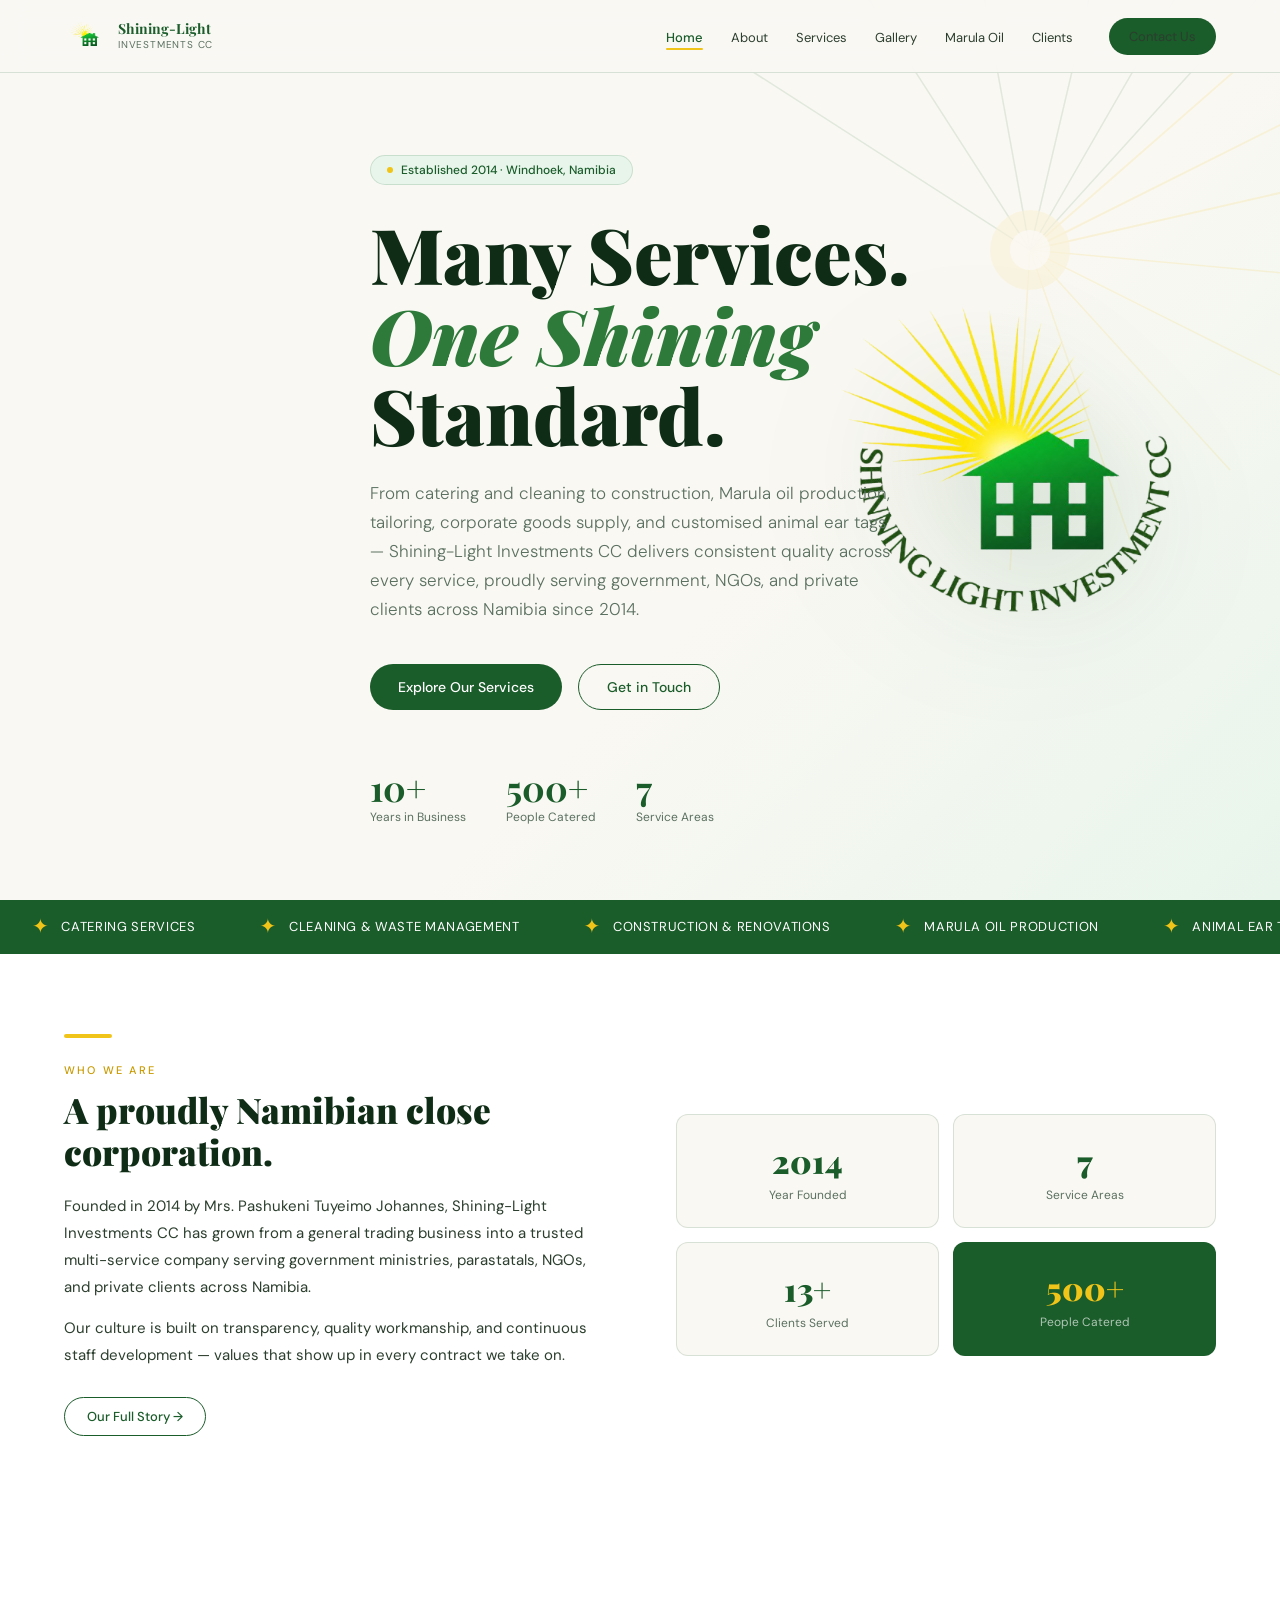
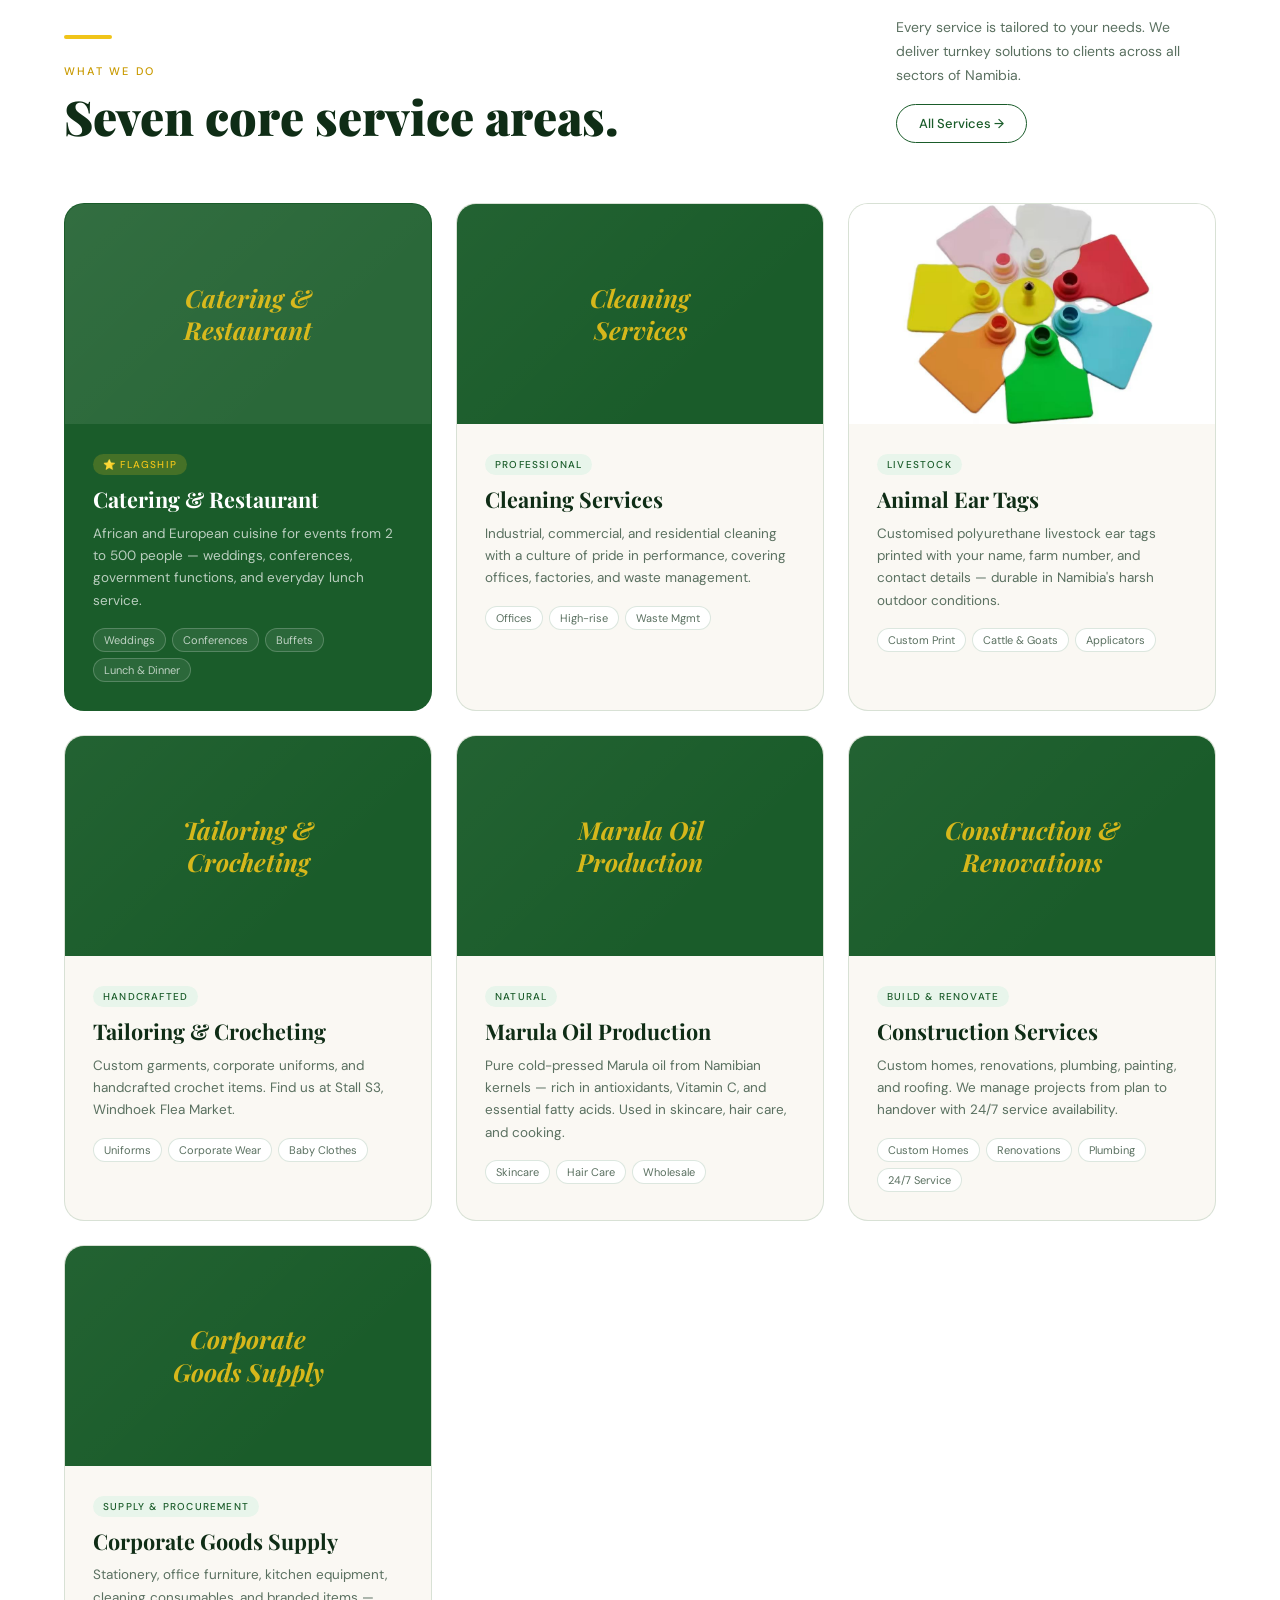
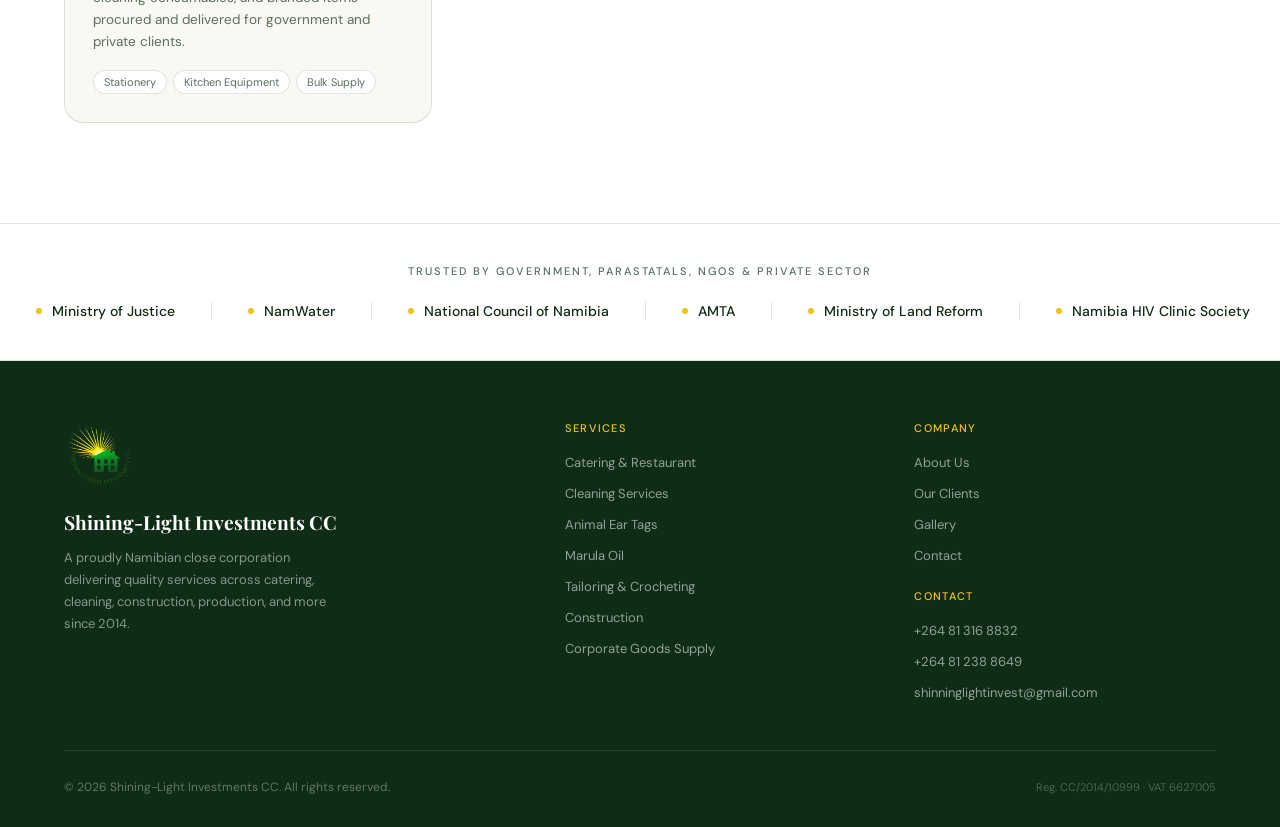
<file: index.html>
<!DOCTYPE html>
<html lang="en">
<head>
  <meta charset="UTF-8" />
  <meta name="viewport" content="width=device-width, initial-scale=1.0" />
  <title>Shining-Light Investments CC — Quality Services, Proudly Namibian</title>
  <link rel="preconnect" href="https://fonts.googleapis.com" />
  <link rel="preconnect" href="https://fonts.gstatic.com" crossorigin />
  <link href="https://fonts.googleapis.com/css2?family=Playfair+Display:ital,wght@0,700;0,900;1,700&family=DM+Sans:ital,opsz,wght@0,9..40,300;0,9..40,400;0,9..40,500;1,9..40,300&display=swap" rel="stylesheet" />
  <link rel="stylesheet" href="./style.css" />
</head>
<body>

<!-- NAV -->
<nav id="navbar">
  <div class="nav-inner">
    <a class="nav-logo" href="index.html">
      <img src="./assets/logo/logo-notext.png" alt="Shining-Light Investments CC" onerror="this.style.display='none'" />
      <div class="nav-logo-text">
        <span class="top">Shining-Light</span>
        <span class="sub">Investments CC</span>
      </div>
    </a>
    <ul class="nav-links">
      <li><a href="index.html" class="active">Home</a></li>
      <li><a href="about.html">About</a></li>
      <li><a href="services.html">Services</a></li>
      <li><a href="gallery.html">Gallery</a></li>
      <li><a href="marula.html">Marula Oil</a></li>
      <li><a href="clients.html">Clients</a></li>
      <li><a href="contact.html" class="btn-primary nav-cta" style="font-size:13px;padding:10px 20px;">Contact Us</a></li>
    </ul>
    <button class="hamburger" id="hamburger" aria-label="Open menu">
      <span></span><span></span><span></span>
    </button>
  </div>
</nav>

<!-- HERO -->
<section id="hero">
  <svg class="hero-sunray" viewBox="0 0 700 700" xmlns="http://www.w3.org/2000/svg" aria-hidden="true">
    <g transform="translate(350,350)" opacity="0.12">
      <line x1="0" y1="0" x2="320" y2="-280" stroke="#f0c419" stroke-width="2"/>
      <line x1="0" y1="0" x2="360" y2="-180" stroke="#f0c419" stroke-width="2"/>
      <line x1="0" y1="0" x2="350" y2="-80" stroke="#f0c419" stroke-width="2"/>
      <line x1="0" y1="0" x2="330" y2="30" stroke="#f0c419" stroke-width="1.5"/>
      <line x1="0" y1="0" x2="280" y2="140" stroke="#f0c419" stroke-width="1.5"/>
      <line x1="0" y1="0" x2="200" y2="220" stroke="#f0c419" stroke-width="1.5"/>
      <line x1="0" y1="0" x2="100" y2="290" stroke="#f0c419" stroke-width="1.5"/>
      <line x1="0" y1="0" x2="-20" y2="320" stroke="#f0c419" stroke-width="1.5"/>
      <line x1="0" y1="0" x2="290" y2="-320" stroke="#2d7a3a" stroke-width="1.5"/>
      <line x1="0" y1="0" x2="190" y2="-330" stroke="#2d7a3a" stroke-width="1.5"/>
      <line x1="0" y1="0" x2="80" y2="-340" stroke="#2d7a3a" stroke-width="1.5"/>
      <line x1="0" y1="0" x2="-60" y2="-330" stroke="#2d7a3a" stroke-width="1.5"/>
      <line x1="0" y1="0" x2="-180" y2="-280" stroke="#2d7a3a" stroke-width="1.5"/>
      <line x1="0" y1="0" x2="-280" y2="-180" stroke="#2d7a3a" stroke-width="1.5"/>
      <circle cx="0" cy="0" r="40" fill="#f0c419" opacity="0.6"/>
      <circle cx="0" cy="0" r="20" fill="#fff" opacity="0.8"/>
    </g>
  </svg>

  <div class="container">
    <div class="hero-content">
      <div class="hero-badge fade-up fade-up-1">
        <span class="dot"></span>
        Established 2014 · Windhoek, Namibia
      </div>
      <h1 class="hero-heading fade-up fade-up-2">
        Many Services.<br />
        <em>One Shining</em><br />
        Standard.
      </h1>
      <p class="hero-sub fade-up fade-up-3">
        From catering and cleaning to construction, Marula oil production, tailoring, corporate goods supply, and customised animal ear tags — Shining-Light Investments CC delivers consistent quality across every service, proudly serving government, NGOs, and private clients across Namibia since 2014.
      </p>
      <div class="hero-actions fade-up fade-up-4">
        <a href="services.html" class="btn-primary">Explore Our Services</a>
        <a href="contact.html" class="btn-outline">Get in Touch</a>
      </div>
      <div class="hero-stats fade-up fade-up-4">
        <div>
          <div class="hero-stat-num">10+</div>
          <div class="hero-stat-label">Years in Business</div>
        </div>
        <div>
          <div class="hero-stat-num">500+</div>
          <div class="hero-stat-label">People Catered</div>
        </div>
        <div>
          <div class="hero-stat-num">7</div>
          <div class="hero-stat-label">Service Areas</div>
        </div>
      </div>
    </div>
  </div>

  <div class="hero-image-col">
    <img
      src="./assets/logo/logo.png"
      class="hero-logo-display"
      alt="Shining-Light Investments CC"
      onerror="this.outerHTML='<svg class=\'hero-logo-display\' viewBox=\'0 0 400 400\' xmlns=\'http://www.w3.org/2000/svg\'><circle cx=\'200\' cy=\'200\' r=\'180\' fill=\'none\' stroke=\'#2d7a3a\' stroke-width=\'2\' opacity=\'0.3\'/><text x=\'200\' y=\'205\' text-anchor=\'middle\' font-family=\'Georgia,serif\' font-size=\'22\' font-weight=\'bold\' fill=\'#1a5c2a\'>SHINING-LIGHT</text><text x=\'200\' y=\'235\' text-anchor=\'middle\' font-family=\'Georgia,serif\' font-size=\'14\' fill=\'#2d7a3a\'>INVESTMENTS CC</text></svg>'"
    />
  </div>
</section>

<!-- MARQUEE BAND -->
<div class="marquee-band" aria-hidden="true">
  <div class="marquee-track">
    <span class="marquee-item"><span class="marquee-dot">✦</span> Catering Services</span>
    <span class="marquee-item"><span class="marquee-dot">✦</span> Cleaning &amp; Waste Management</span>
    <span class="marquee-item"><span class="marquee-dot">✦</span> Construction &amp; Renovations</span>
    <span class="marquee-item"><span class="marquee-dot">✦</span> Marula Oil Production</span>
    <span class="marquee-item"><span class="marquee-dot">✦</span> Animal Ear Tags</span>
    <span class="marquee-item"><span class="marquee-dot">✦</span> Tailoring &amp; Crocheting</span>
    <span class="marquee-item"><span class="marquee-dot">✦</span> Corporate Goods Supply</span>
    <span class="marquee-item"><span class="marquee-dot">✦</span> Catering Services</span>
    <span class="marquee-item"><span class="marquee-dot">✦</span> Cleaning &amp; Waste Management</span>
    <span class="marquee-item"><span class="marquee-dot">✦</span> Construction &amp; Renovations</span>
    <span class="marquee-item"><span class="marquee-dot">✦</span> Marula Oil Production</span>
    <span class="marquee-item"><span class="marquee-dot">✦</span> Animal Ear Tags</span>
    <span class="marquee-item"><span class="marquee-dot">✦</span> Tailoring &amp; Crocheting</span>
    <span class="marquee-item"><span class="marquee-dot">✦</span> Corporate Goods Supply</span>
  </div>
</div>

<!-- ABOUT INTRO -->
<section id="about" style="padding:80px 0;background:var(--white);">
  <div class="container">
    <div style="display:grid;grid-template-columns:1fr 1fr;gap:72px;align-items:center;">
      <div>
        <div class="gold-bar"></div>
        <p class="section-label">Who We Are</p>
        <h2 style="font-family:var(--font-display);font-size:2.2rem;font-weight:900;color:var(--text-dark);line-height:1.2;margin-bottom:20px;">A proudly Namibian close corporation.</h2>
        <p style="font-size:15px;color:var(--text-body);line-height:1.8;margin-bottom:14px;">Founded in 2014 by Mrs. Pashukeni Tuyeimo Johannes, Shining-Light Investments CC has grown from a general trading business into a trusted multi-service company serving government ministries, parastatals, NGOs, and private clients across Namibia.</p>
        <p style="font-size:15px;color:var(--text-body);line-height:1.8;margin-bottom:28px;">Our culture is built on transparency, quality workmanship, and continuous staff development — values that show up in every contract we take on.</p>
        <a href="about.html" class="btn-outline" style="font-size:13px;padding:10px 22px;">Our Full Story →</a>
      </div>
      <div style="display:grid;grid-template-columns:1fr 1fr;gap:14px;">
        <div style="background:var(--cream);border-radius:var(--radius-md);padding:24px;border:1px solid var(--border);text-align:center;">
          <div style="font-family:var(--font-display);font-size:2rem;font-weight:900;color:var(--green-deep);">2014</div>
          <div style="font-size:12px;color:var(--text-muted);margin-top:5px;">Year Founded</div>
        </div>
        <div style="background:var(--cream);border-radius:var(--radius-md);padding:24px;border:1px solid var(--border);text-align:center;">
          <div style="font-family:var(--font-display);font-size:2rem;font-weight:900;color:var(--green-deep);">7</div>
          <div style="font-size:12px;color:var(--text-muted);margin-top:5px;">Service Areas</div>
        </div>
        <div style="background:var(--cream);border-radius:var(--radius-md);padding:24px;border:1px solid var(--border);text-align:center;">
          <div style="font-family:var(--font-display);font-size:2rem;font-weight:900;color:var(--green-deep);">13+</div>
          <div style="font-size:12px;color:var(--text-muted);margin-top:5px;">Clients Served</div>
        </div>
        <div style="background:var(--green-deep);border-radius:var(--radius-md);padding:24px;text-align:center;">
          <div style="font-family:var(--font-display);font-size:2rem;font-weight:900;color:var(--gold);">500+</div>
          <div style="font-size:12px;color:rgba(255,255,255,0.65);margin-top:5px;">People Catered</div>
        </div>
      </div>
    </div>
  </div>
</section>

<!-- SERVICES PREVIEW -->
<section class="services-section">
  <div class="container">
    <div class="services-header">
      <div>
        <div class="gold-bar"></div>
        <p class="section-label">What We Do</p>
        <h2 class="section-heading">Seven core service areas.</h2>
      </div>
      <div>
        <p style="max-width:320px;font-size:14px;color:var(--text-muted);line-height:1.7;margin-bottom:16px;">
          Every service is tailored to your needs. We deliver turnkey solutions to clients across all sectors of Namibia.
        </p>
        <a href="services.html" class="btn-outline" style="font-size:13px;padding:10px 22px;">All Services →</a>
      </div>
    </div>
    <div class="services-grid">

      <!-- Catering -->
      <div class="service-card featured">
        <div class="svc-cover--brand" style="height:220px;">
          <span class="svc-brand-label">Catering &amp;<br />Restaurant</span>
        </div>
        <div class="service-body">
          <span class="service-tag">⭐ Flagship</span>
          <h3 class="service-name">Catering &amp; Restaurant</h3>
          <p class="service-desc">African and European cuisine for events from 2 to 500 people — weddings, conferences, government functions, and everyday lunch service.</p>
          <div class="service-items">
            <span class="service-item-chip">Weddings</span>
            <span class="service-item-chip">Conferences</span>
            <span class="service-item-chip">Buffets</span>
            <span class="service-item-chip">Lunch &amp; Dinner</span>
          </div>
        </div>
      </div>

      <!-- Cleaning -->
      <div class="service-card">
        <div class="svc-cover--brand" style="height:220px;">
          <span class="svc-brand-label">Cleaning<br />Services</span>
        </div>
        <div class="service-body">
          <span class="service-tag">Professional</span>
          <h3 class="service-name">Cleaning Services</h3>
          <p class="service-desc">Industrial, commercial, and residential cleaning with a culture of pride in performance, covering offices, factories, and waste management.</p>
          <div class="service-items">
            <span class="service-item-chip">Offices</span>
            <span class="service-item-chip">High-rise</span>
            <span class="service-item-chip">Waste Mgmt</span>
          </div>
        </div>
      </div>

      <!-- Ear Tags -->
      <div class="service-card">
        <div class="svc-cover" style="height:220px;">
          <img src="./assets/images/39777.jpg" alt="Customised animal ear tags — Shining-Light Investments CC" />
        </div>
        <div class="service-body">
          <span class="service-tag">Livestock</span>
          <h3 class="service-name">Animal Ear Tags</h3>
          <p class="service-desc">Customised polyurethane livestock ear tags printed with your name, farm number, and contact details — durable in Namibia's harsh outdoor conditions.</p>
          <div class="service-items">
            <span class="service-item-chip">Custom Print</span>
            <span class="service-item-chip">Cattle &amp; Goats</span>
            <span class="service-item-chip">Applicators</span>
          </div>
        </div>
      </div>

      <!-- Tailoring -->
      <div class="service-card">
        <div class="svc-cover--brand" style="height:220px;">
          <span class="svc-brand-label">Tailoring &amp;<br />Crocheting</span>
        </div>
        <div class="service-body">
          <span class="service-tag">Handcrafted</span>
          <h3 class="service-name">Tailoring &amp; Crocheting</h3>
          <p class="service-desc">Custom garments, corporate uniforms, and handcrafted crochet items. Find us at Stall S3, Windhoek Flea Market.</p>
          <div class="service-items">
            <span class="service-item-chip">Uniforms</span>
            <span class="service-item-chip">Corporate Wear</span>
            <span class="service-item-chip">Baby Clothes</span>
          </div>
        </div>
      </div>

      <!-- Marula Oil -->
      <div class="service-card">
        <div class="svc-cover--brand" style="height:220px;">
          <span class="svc-brand-label">Marula Oil<br />Production</span>
        </div>
        <div class="service-body">
          <span class="service-tag">Natural</span>
          <h3 class="service-name">Marula Oil Production</h3>
          <p class="service-desc">Pure cold-pressed Marula oil from Namibian kernels — rich in antioxidants, Vitamin C, and essential fatty acids. Used in skincare, hair care, and cooking.</p>
          <div class="service-items">
            <span class="service-item-chip">Skincare</span>
            <span class="service-item-chip">Hair Care</span>
            <span class="service-item-chip">Wholesale</span>
          </div>
        </div>
      </div>

      <!-- Construction -->
      <div class="service-card">
        <div class="svc-cover--brand" style="height:220px;">
          <span class="svc-brand-label">Construction &amp;<br />Renovations</span>
        </div>
        <div class="service-body">
          <span class="service-tag">Build &amp; Renovate</span>
          <h3 class="service-name">Construction Services</h3>
          <p class="service-desc">Custom homes, renovations, plumbing, painting, and roofing. We manage projects from plan to handover with 24/7 service availability.</p>
          <div class="service-items">
            <span class="service-item-chip">Custom Homes</span>
            <span class="service-item-chip">Renovations</span>
            <span class="service-item-chip">Plumbing</span>
            <span class="service-item-chip">24/7 Service</span>
          </div>
        </div>
      </div>

      <!-- Corporate Goods -->
      <div class="service-card">
        <div class="svc-cover--brand" style="height:220px;">
          <span class="svc-brand-label">Corporate<br />Goods Supply</span>
        </div>
        <div class="service-body">
          <span class="service-tag">Supply &amp; Procurement</span>
          <h3 class="service-name">Corporate Goods Supply</h3>
          <p class="service-desc">Stationery, office furniture, kitchen equipment, cleaning consumables, and branded items — procured and delivered for government and private clients.</p>
          <div class="service-items">
            <span class="service-item-chip">Stationery</span>
            <span class="service-item-chip">Kitchen Equipment</span>
            <span class="service-item-chip">Bulk Supply</span>
          </div>
        </div>
      </div>

    </div>
  </div>
</section>

<!-- CLIENT STRIP -->
<div class="client-strip">
  <div class="container">
    <p class="client-strip-label">Trusted by government, parastatals, NGOs &amp; private sector</p>
  </div>
  <div class="client-strip-overflow">
    <div class="client-strip-track">
      <span class="client-strip-item"><span class="cdot"></span>Ministry of Justice</span>
      <span class="client-strip-item"><span class="cdot"></span>NamWater</span>
      <span class="client-strip-item"><span class="cdot"></span>National Council of Namibia</span>
      <span class="client-strip-item"><span class="cdot"></span>AMTA</span>
      <span class="client-strip-item"><span class="cdot"></span>Ministry of Land Reform</span>
      <span class="client-strip-item"><span class="cdot"></span>Namibia HIV Clinic Society</span>
      <span class="client-strip-item"><span class="cdot"></span>Ministry of Gender Equality</span>
      <span class="client-strip-item"><span class="cdot"></span>Game Product Trust Fund</span>
      <span class="client-strip-item"><span class="cdot"></span>Tateii Food Producer CC</span>
      <span class="client-strip-item"><span class="cdot"></span>MSYNS</span>
      <span class="client-strip-item"><span class="cdot"></span>Mandengu Gomuuzilo Trading CC</span>
      <span class="client-strip-item"><span class="cdot"></span>NWRWU</span>
      <span class="client-strip-item"><span class="cdot"></span>Extreme Cleaning Services</span>
      <!-- Duplicate for seamless loop -->
      <span class="client-strip-item"><span class="cdot"></span>Ministry of Justice</span>
      <span class="client-strip-item"><span class="cdot"></span>NamWater</span>
      <span class="client-strip-item"><span class="cdot"></span>National Council of Namibia</span>
      <span class="client-strip-item"><span class="cdot"></span>AMTA</span>
      <span class="client-strip-item"><span class="cdot"></span>Ministry of Land Reform</span>
      <span class="client-strip-item"><span class="cdot"></span>Namibia HIV Clinic Society</span>
      <span class="client-strip-item"><span class="cdot"></span>Ministry of Gender Equality</span>
      <span class="client-strip-item"><span class="cdot"></span>Game Product Trust Fund</span>
      <span class="client-strip-item"><span class="cdot"></span>Tateii Food Producer CC</span>
      <span class="client-strip-item"><span class="cdot"></span>MSYNS</span>
      <span class="client-strip-item"><span class="cdot"></span>Mandengu Gomuuzilo Trading CC</span>
      <span class="client-strip-item"><span class="cdot"></span>NWRWU</span>
      <span class="client-strip-item"><span class="cdot"></span>Extreme Cleaning Services</span>
    </div>
  </div>
</div>

<!-- FOOTER -->
<footer>
  <div class="container">
    <div class="footer-grid">
      <div class="footer-brand">
        <img src="./assets/logo/logo.png" alt="Shining-Light Investments CC" class="footer-logo" onerror="this.style.display='none'" />
        <div class="logo-text">Shining-Light Investments CC</div>
        <p>A proudly Namibian close corporation delivering quality services across catering, cleaning, construction, production, and more since 2014.</p>
      </div>
      <div class="footer-col">
        <h4>Services</h4>
        <ul>
          <li><a href="services.html">Catering &amp; Restaurant</a></li>
          <li><a href="services.html">Cleaning Services</a></li>
          <li><a href="services.html">Animal Ear Tags</a></li>
          <li><a href="marula.html">Marula Oil</a></li>
          <li><a href="services.html">Tailoring &amp; Crocheting</a></li>
          <li><a href="services.html">Construction</a></li>
          <li><a href="services.html">Corporate Goods Supply</a></li>
        </ul>
      </div>
      <div class="footer-col">
        <h4>Company</h4>
        <ul>
          <li><a href="about.html">About Us</a></li>
          <li><a href="clients.html">Our Clients</a></li>
          <li><a href="gallery.html">Gallery</a></li>
          <li><a href="contact.html">Contact</a></li>
        </ul>
        <h4 style="margin-top:24px;">Contact</h4>
        <ul>
          <li><a href="tel:+26481316832">+264 81 316 8832</a></li>
          <li><a href="tel:+26481238649">+264 81 238 8649</a></li>
          <li><a href="mailto:shinninglightinvest@gmail.com">shinninglightinvest@gmail.com</a></li>
        </ul>
      </div>
    </div>
    <div class="footer-bottom">
      <p>&copy; 2026 Shining-Light Investments CC. All rights reserved.</p>
      <div class="reg-info">Reg. CC/2014/10999 · VAT 6627005</div>
    </div>
  </div>
</footer>

<script>
  const navbar = document.getElementById('navbar');
  window.addEventListener('scroll', () => {
    navbar.classList.toggle('scrolled', window.scrollY > 40);
  });
  const hamburger = document.getElementById('hamburger');
  hamburger.addEventListener('click', () => {
    const links = document.querySelector('.nav-links');
    if (!links) return;
    if (links.style.display === 'flex') {
      links.style.display = '';
    } else {
      links.style.cssText = 'display:flex;flex-direction:column;position:fixed;top:72px;left:0;right:0;background:var(--cream);padding:24px;gap:20px;border-bottom:1px solid var(--border);z-index:99;';
    }
  });
  document.querySelectorAll('a[href^="#"]').forEach(a => {
    a.addEventListener('click', e => {
      const target = document.querySelector(a.getAttribute('href'));
      if (!target) return;
      e.preventDefault();
      target.scrollIntoView({ behavior: 'smooth', block: 'start' });
      const links = document.querySelector('.nav-links');
      if (links && links.style.display === 'flex') links.style.display = '';
    });
  });
</script>
</body>
</html>
</file>
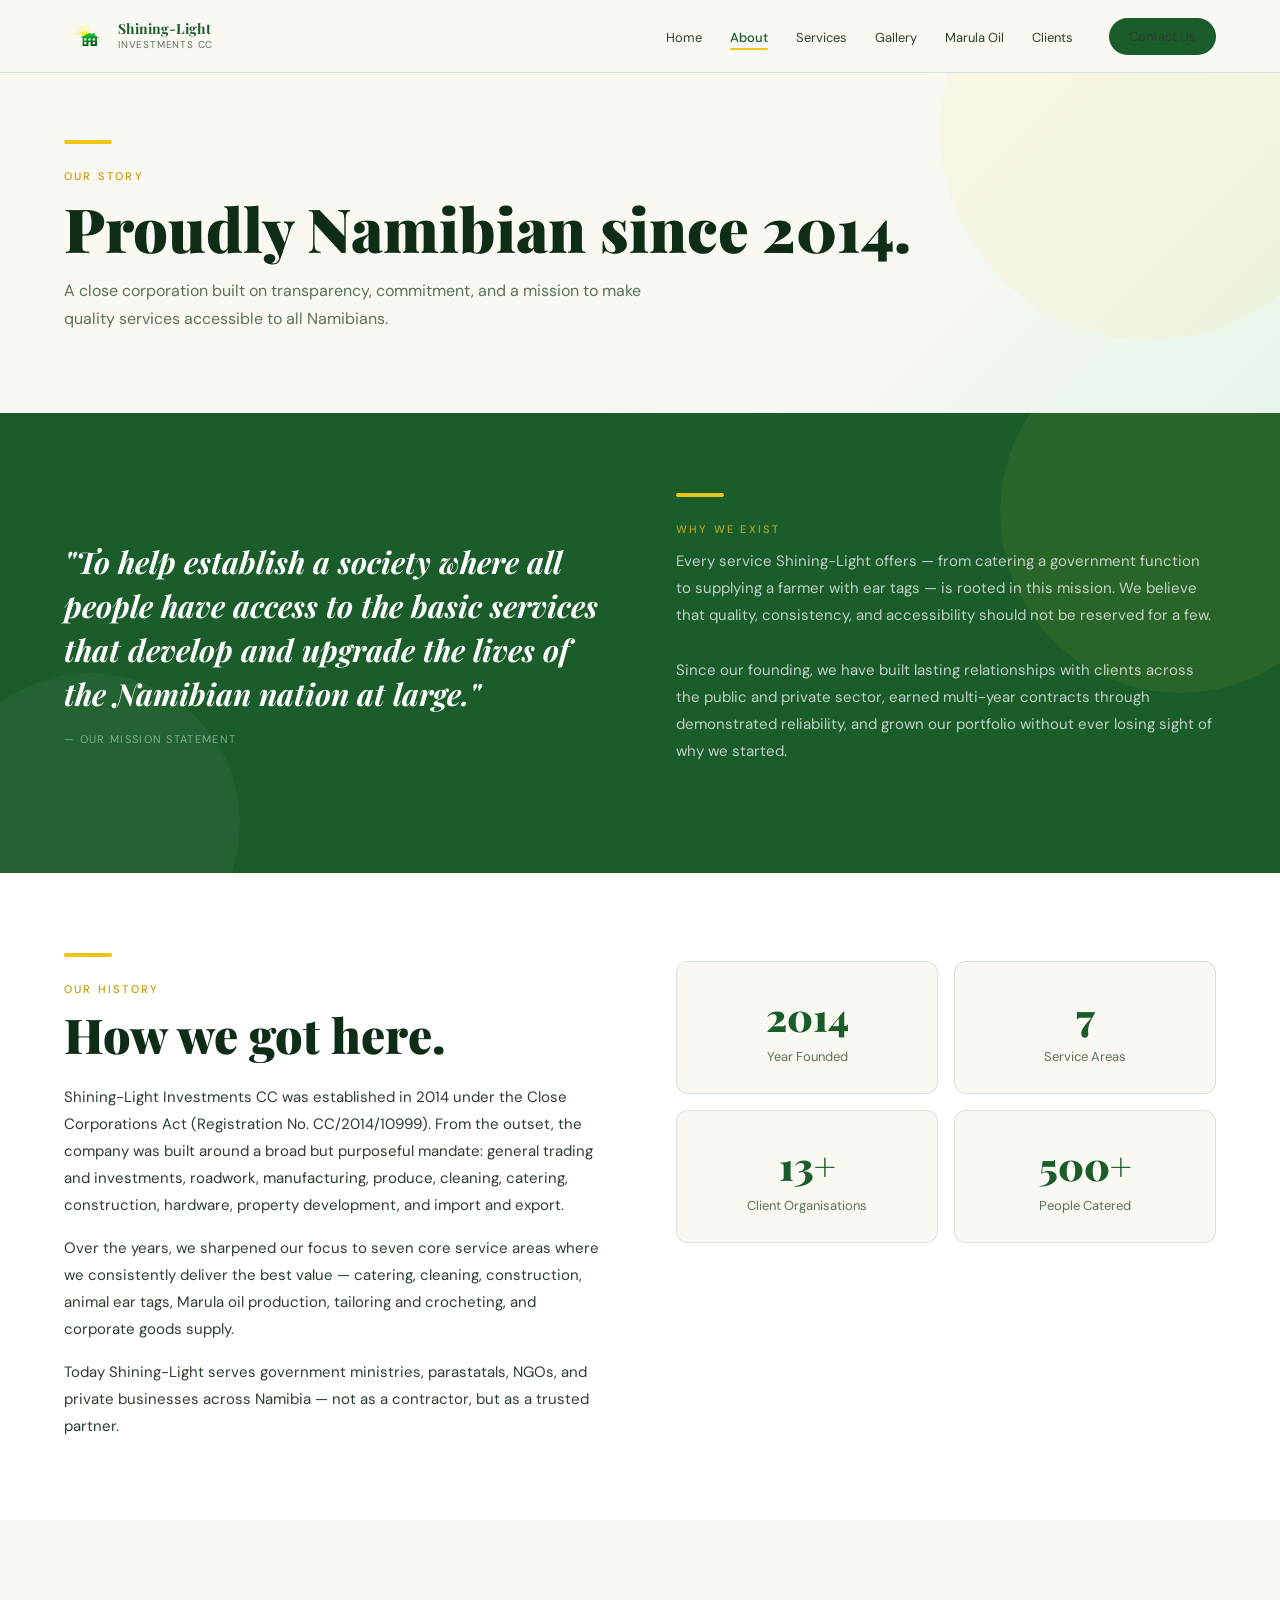
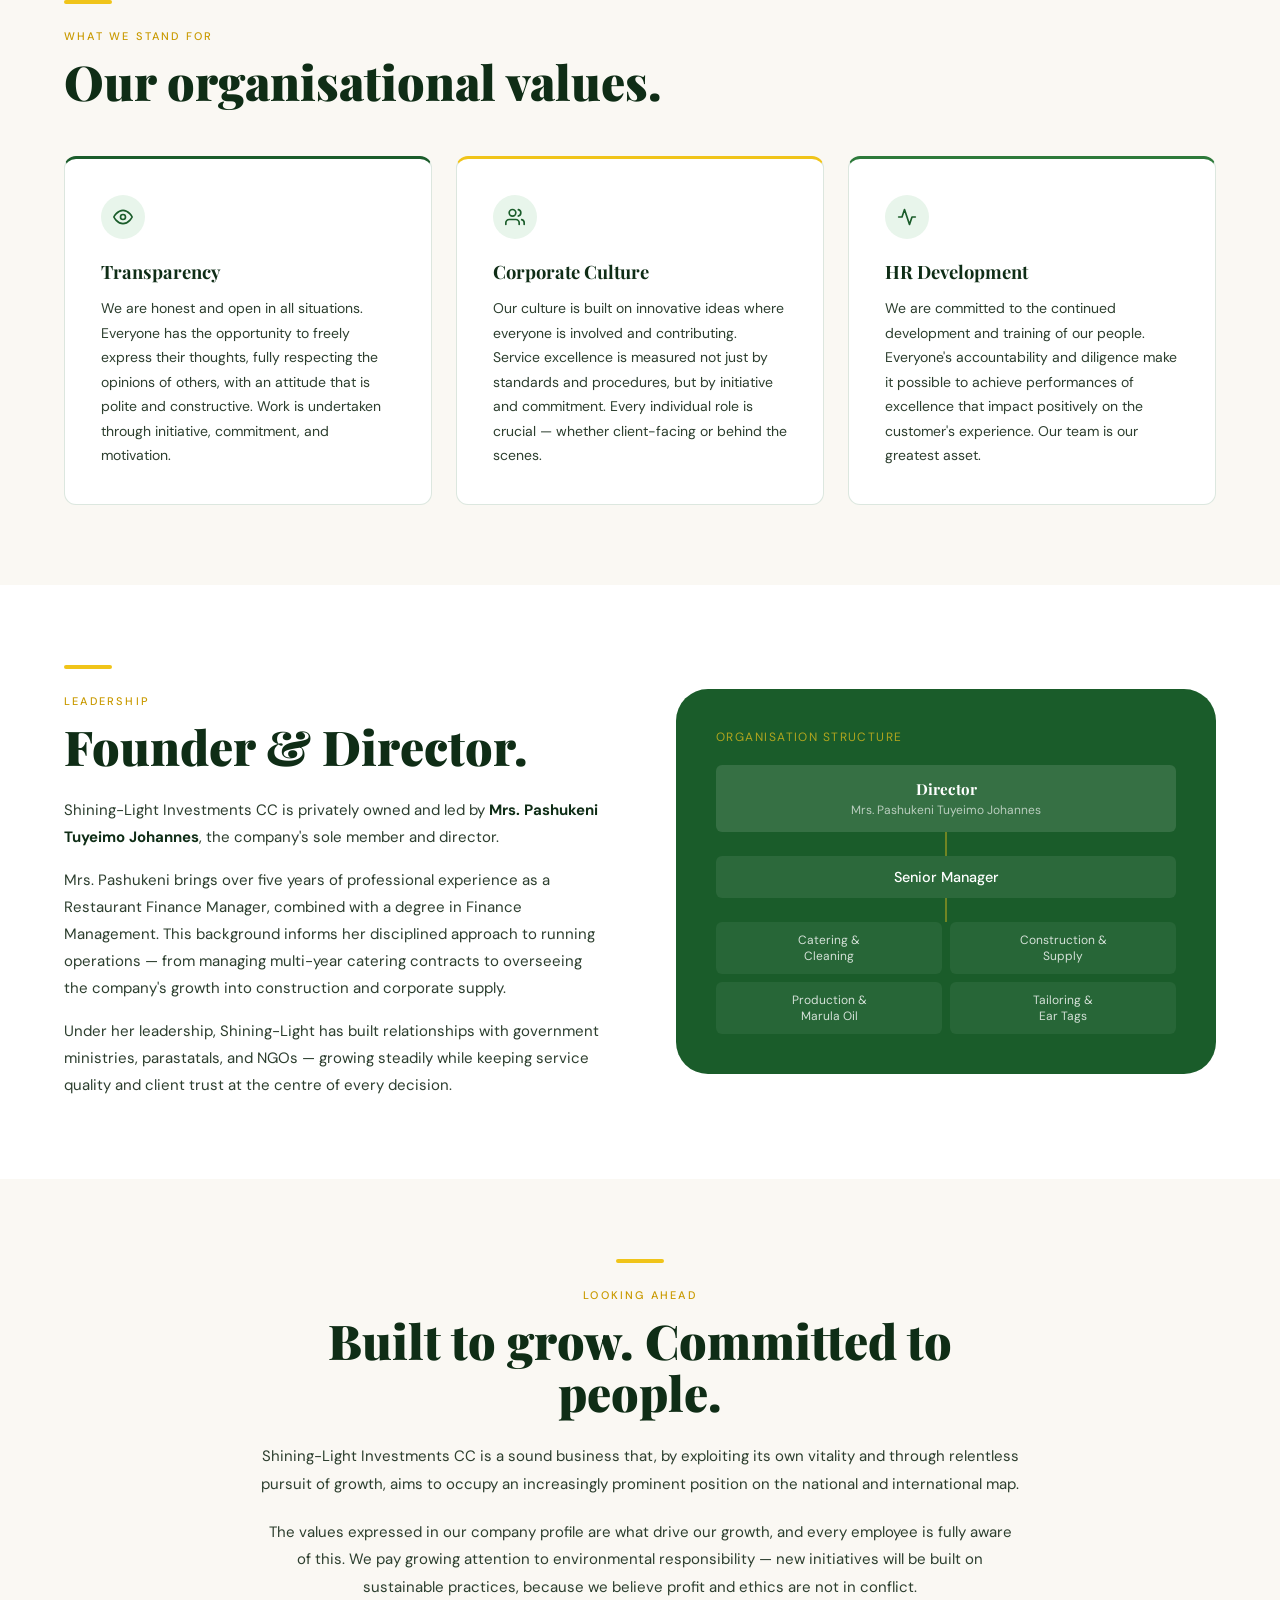
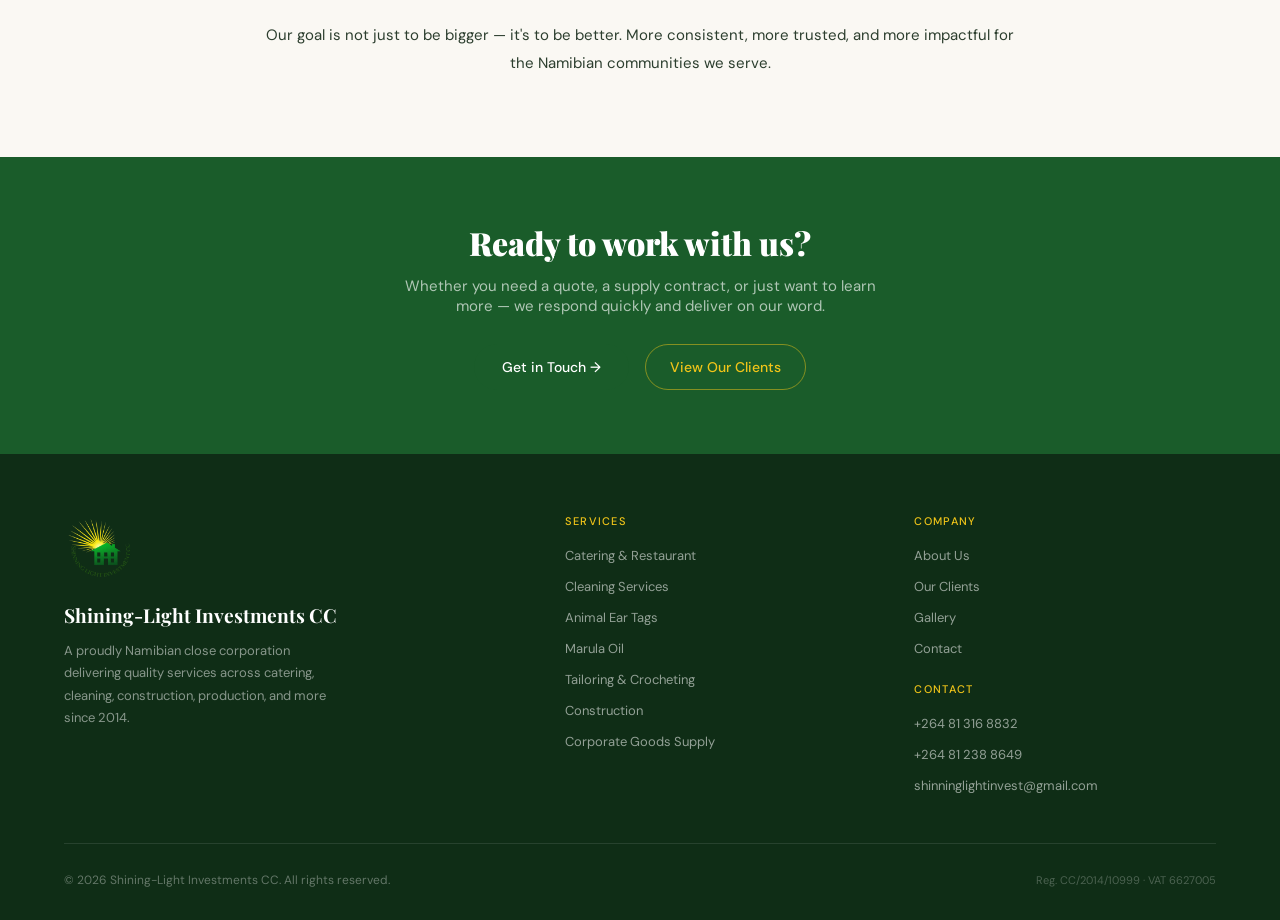
<file: about.html>
<!DOCTYPE html>
<html lang="en">
<head>
  <meta charset="UTF-8" />
  <meta name="viewport" content="width=device-width, initial-scale=1.0" />
  <title>About Us | Shining-Light Investments CC</title>
  <link rel="preconnect" href="https://fonts.googleapis.com" />
  <link rel="preconnect" href="https://fonts.gstatic.com" crossorigin />
  <link href="https://fonts.googleapis.com/css2?family=Playfair+Display:ital,wght@0,700;0,900;1,700&family=DM+Sans:ital,opsz,wght@0,9..40,300;0,9..40,400;0,9..40,500;1,9..40,300&display=swap" rel="stylesheet" />
  <link rel="stylesheet" href="./style.css" />
</head>
<body>

<!-- NAV -->
<nav id="navbar">
  <div class="nav-inner">
    <a class="nav-logo" href="index.html">
      <img src="./assets/logo/logo-notext.png" alt="Shining-Light Investments CC" onerror="this.style.display='none'" />
      <div class="nav-logo-text">
        <span class="top">Shining-Light</span>
        <span class="sub">Investments CC</span>
      </div>
    </a>
    <ul class="nav-links">
      <li><a href="index.html">Home</a></li>
      <li><a href="about.html" class="active">About</a></li>
      <li><a href="services.html">Services</a></li>
      <li><a href="gallery.html">Gallery</a></li>
      <li><a href="marula.html">Marula Oil</a></li>
      <li><a href="clients.html">Clients</a></li>
      <li><a href="contact.html" class="btn-primary nav-cta" style="font-size:13px;padding:10px 20px;">Contact Us</a></li>
    </ul>
    <button class="hamburger" id="hamburger" aria-label="Open menu">
      <span></span><span></span><span></span>
    </button>
  </div>
</nav>

<!-- PAGE BANNER -->
<div class="page-banner">
  <div class="container">
    <div class="gold-bar"></div>
    <p class="section-label">Our Story</p>
    <h1 class="page-banner-title">Proudly Namibian since 2014.</h1>
    <p class="page-banner-desc">A close corporation built on transparency, commitment, and a mission to make quality services accessible to all Namibians.</p>
  </div>
</div>

<!-- MISSION -->
<section class="about-preview">
  <div class="container">
    <div class="about-preview-inner">
      <div>
        <p class="about-preview-blockquote">"To help establish a society where all people have access to the basic services that develop and upgrade the lives of the Namibian nation at large."</p>
        <p class="about-preview-source">— Our Mission Statement</p>
      </div>
      <div>
        <div class="gold-bar"></div>
        <p class="section-label" style="color:rgba(240,196,25,0.7);">Why We Exist</p>
        <p class="about-preview-body">
          Every service Shining-Light offers — from catering a government function to supplying a farmer with ear tags — is rooted in this mission. We believe that quality, consistency, and accessibility should not be reserved for a few.
        </p>
        <p class="about-preview-body">
          Since our founding, we have built lasting relationships with clients across the public and private sector, earned multi-year contracts through demonstrated reliability, and grown our portfolio without ever losing sight of why we started.
        </p>
      </div>
    </div>
  </div>
</section>

<!-- HISTORY -->
<section style="padding:80px 0;background:var(--white);">
  <div class="container">
    <div style="display:grid;grid-template-columns:1fr 1fr;gap:72px;align-items:start;">
      <div>
        <div class="gold-bar"></div>
        <p class="section-label">Our History</p>
        <h2 class="section-heading" style="margin-bottom:24px;">How we got here.</h2>
        <p style="font-size:15px;color:var(--text-body);line-height:1.8;margin-bottom:16px;">
          Shining-Light Investments CC was established in 2014 under the Close Corporations Act (Registration No. CC/2014/10999). From the outset, the company was built around a broad but purposeful mandate: general trading and investments, roadwork, manufacturing, produce, cleaning, catering, construction, hardware, property development, and import and export.
        </p>
        <p style="font-size:15px;color:var(--text-body);line-height:1.8;margin-bottom:16px;">
          Over the years, we sharpened our focus to seven core service areas where we consistently deliver the best value — catering, cleaning, construction, animal ear tags, Marula oil production, tailoring and crocheting, and corporate goods supply.
        </p>
        <p style="font-size:15px;color:var(--text-body);line-height:1.8;">
          Today Shining-Light serves government ministries, parastatals, NGOs, and private businesses across Namibia — not as a contractor, but as a trusted partner.
        </p>
      </div>
      <div style="display:grid;grid-template-columns:1fr 1fr;gap:16px;padding-top:8px;">
        <div style="background:var(--cream);border-radius:var(--radius-md);padding:28px;border:1px solid var(--border);text-align:center;">
          <div style="font-family:var(--font-display);font-size:2.4rem;font-weight:900;color:var(--green-deep);">2014</div>
          <div style="font-size:13px;color:var(--text-muted);margin-top:6px;">Year Founded</div>
        </div>
        <div style="background:var(--cream);border-radius:var(--radius-md);padding:28px;border:1px solid var(--border);text-align:center;">
          <div style="font-family:var(--font-display);font-size:2.4rem;font-weight:900;color:var(--green-deep);">7</div>
          <div style="font-size:13px;color:var(--text-muted);margin-top:6px;">Service Areas</div>
        </div>
        <div style="background:var(--cream);border-radius:var(--radius-md);padding:28px;border:1px solid var(--border);text-align:center;">
          <div style="font-family:var(--font-display);font-size:2.4rem;font-weight:900;color:var(--green-deep);">13+</div>
          <div style="font-size:13px;color:var(--text-muted);margin-top:6px;">Client Organisations</div>
        </div>
        <div style="background:var(--cream);border-radius:var(--radius-md);padding:28px;border:1px solid var(--border);text-align:center;">
          <div style="font-family:var(--font-display);font-size:2.4rem;font-weight:900;color:var(--green-deep);">500+</div>
          <div style="font-size:13px;color:var(--text-muted);margin-top:6px;">People Catered</div>
        </div>
      </div>
    </div>
  </div>
</section>

<!-- VALUES -->
<section style="padding:80px 0;background:var(--cream);">
  <div class="container">
    <div class="gold-bar"></div>
    <p class="section-label">What We Stand For</p>
    <h2 class="section-heading" style="margin-bottom:48px;">Our organisational values.</h2>
    <div style="display:grid;grid-template-columns:repeat(auto-fit,minmax(280px,1fr));gap:24px;">

      <div style="background:var(--white);border-radius:var(--radius-md);padding:36px;border:1px solid var(--border);border-top:3px solid var(--green-deep);">
        <div style="width:44px;height:44px;background:var(--green-pale);border-radius:50%;display:flex;align-items:center;justify-content:center;margin-bottom:20px;">
          <svg width="20" height="20" viewBox="0 0 24 24" fill="none" stroke="var(--green-deep)" stroke-width="2" stroke-linecap="round" stroke-linejoin="round"><path d="M1 12s4-8 11-8 11 8 11 8-4 8-11 8-11-8-11-8z"/><circle cx="12" cy="12" r="3"/></svg>
        </div>
        <h3 style="font-family:var(--font-display);font-size:1.15rem;font-weight:700;color:var(--text-dark);margin-bottom:12px;">Transparency</h3>
        <p style="font-size:14px;color:var(--text-body);line-height:1.75;">We are honest and open in all situations. Everyone has the opportunity to freely express their thoughts, fully respecting the opinions of others, with an attitude that is polite and constructive. Work is undertaken through initiative, commitment, and motivation.</p>
      </div>

      <div style="background:var(--white);border-radius:var(--radius-md);padding:36px;border:1px solid var(--border);border-top:3px solid var(--gold);">
        <div style="width:44px;height:44px;background:var(--green-pale);border-radius:50%;display:flex;align-items:center;justify-content:center;margin-bottom:20px;">
          <svg width="20" height="20" viewBox="0 0 24 24" fill="none" stroke="var(--green-deep)" stroke-width="2" stroke-linecap="round" stroke-linejoin="round"><path d="M17 21v-2a4 4 0 0 0-4-4H5a4 4 0 0 0-4 4v2"/><circle cx="9" cy="7" r="4"/><path d="M23 21v-2a4 4 0 0 0-3-3.87"/><path d="M16 3.13a4 4 0 0 1 0 7.75"/></svg>
        </div>
        <h3 style="font-family:var(--font-display);font-size:1.15rem;font-weight:700;color:var(--text-dark);margin-bottom:12px;">Corporate Culture</h3>
        <p style="font-size:14px;color:var(--text-body);line-height:1.75;">Our culture is built on innovative ideas where everyone is involved and contributing. Service excellence is measured not just by standards and procedures, but by initiative and commitment. Every individual role is crucial — whether client-facing or behind the scenes.</p>
      </div>

      <div style="background:var(--white);border-radius:var(--radius-md);padding:36px;border:1px solid var(--border);border-top:3px solid var(--green-mid);">
        <div style="width:44px;height:44px;background:var(--green-pale);border-radius:50%;display:flex;align-items:center;justify-content:center;margin-bottom:20px;">
          <svg width="20" height="20" viewBox="0 0 24 24" fill="none" stroke="var(--green-deep)" stroke-width="2" stroke-linecap="round" stroke-linejoin="round"><polyline points="22 12 18 12 15 21 9 3 6 12 2 12"/></svg>
        </div>
        <h3 style="font-family:var(--font-display);font-size:1.15rem;font-weight:700;color:var(--text-dark);margin-bottom:12px;">HR Development</h3>
        <p style="font-size:14px;color:var(--text-body);line-height:1.75;">We are committed to the continued development and training of our people. Everyone's accountability and diligence make it possible to achieve performances of excellence that impact positively on the customer's experience. Our team is our greatest asset.</p>
      </div>

    </div>
  </div>
</section>

<!-- LEADERSHIP -->
<section style="padding:80px 0;background:var(--white);">
  <div class="container">
    <div style="display:grid;grid-template-columns:1fr 1fr;gap:72px;align-items:center;">
      <div>
        <div class="gold-bar"></div>
        <p class="section-label">Leadership</p>
        <h2 class="section-heading" style="margin-bottom:24px;">Founder &amp; Director.</h2>
        <p style="font-size:15px;color:var(--text-body);line-height:1.8;margin-bottom:16px;">
          Shining-Light Investments CC is privately owned and led by <strong style="color:var(--text-dark);">Mrs. Pashukeni Tuyeimo Johannes</strong>, the company's sole member and director.
        </p>
        <p style="font-size:15px;color:var(--text-body);line-height:1.8;margin-bottom:16px;">
          Mrs. Pashukeni brings over five years of professional experience as a Restaurant Finance Manager, combined with a degree in Finance Management. This background informs her disciplined approach to running operations — from managing multi-year catering contracts to overseeing the company's growth into construction and corporate supply.
        </p>
        <p style="font-size:15px;color:var(--text-body);line-height:1.8;">
          Under her leadership, Shining-Light has built relationships with government ministries, parastatals, and NGOs — growing steadily while keeping service quality and client trust at the centre of every decision.
        </p>
      </div>
      <div>
        <div style="background:var(--green-deep);border-radius:var(--radius-xl);padding:40px;color:#fff;">
          <p style="font-size:12px;text-transform:uppercase;letter-spacing:0.12em;color:rgba(240,196,25,0.7);margin-bottom:20px;">Organisation Structure</p>
          <div style="display:flex;flex-direction:column;gap:0;">
            <div style="background:rgba(255,255,255,0.12);border-radius:var(--radius-sm);padding:14px 20px;text-align:center;">
              <div style="font-family:var(--font-display);font-weight:700;font-size:0.95rem;">Director</div>
              <div style="font-size:12px;color:rgba(255,255,255,0.65);margin-top:3px;">Mrs. Pashukeni Tuyeimo Johannes</div>
            </div>
            <div style="display:flex;justify-content:center;"><div style="width:2px;height:24px;background:rgba(240,196,25,0.4);"></div></div>
            <div style="background:rgba(255,255,255,0.08);border-radius:var(--radius-sm);padding:12px 20px;text-align:center;">
              <div style="font-size:0.9rem;font-weight:500;">Senior Manager</div>
            </div>
            <div style="display:flex;justify-content:center;"><div style="width:2px;height:24px;background:rgba(240,196,25,0.4);"></div></div>
            <div style="display:grid;grid-template-columns:1fr 1fr;gap:8px;">
              <div style="background:rgba(255,255,255,0.06);border-radius:var(--radius-sm);padding:10px 12px;text-align:center;font-size:12px;color:rgba(255,255,255,0.8);">Catering &amp;<br/>Cleaning</div>
              <div style="background:rgba(255,255,255,0.06);border-radius:var(--radius-sm);padding:10px 12px;text-align:center;font-size:12px;color:rgba(255,255,255,0.8);">Construction &amp;<br/>Supply</div>
              <div style="background:rgba(255,255,255,0.06);border-radius:var(--radius-sm);padding:10px 12px;text-align:center;font-size:12px;color:rgba(255,255,255,0.8);">Production &amp;<br/>Marula Oil</div>
              <div style="background:rgba(255,255,255,0.06);border-radius:var(--radius-sm);padding:10px 12px;text-align:center;font-size:12px;color:rgba(255,255,255,0.8);">Tailoring &amp;<br/>Ear Tags</div>
            </div>
          </div>
        </div>
      </div>
    </div>
  </div>
</section>

<!-- LOOKING AHEAD -->
<section style="padding:80px 0;background:var(--cream);">
  <div class="container">
    <div style="max-width:760px;margin:0 auto;text-align:center;">
      <div class="gold-bar" style="margin:0 auto 20px;"></div>
      <p class="section-label">Looking Ahead</p>
      <h2 class="section-heading" style="margin-bottom:24px;">Built to grow. Committed to people.</h2>
      <p style="font-size:15px;color:var(--text-body);line-height:1.85;margin-bottom:20px;">
        Shining-Light Investments CC is a sound business that, by exploiting its own vitality and through relentless pursuit of growth, aims to occupy an increasingly prominent position on the national and international map.
      </p>
      <p style="font-size:15px;color:var(--text-body);line-height:1.85;margin-bottom:20px;">
        The values expressed in our company profile are what drive our growth, and every employee is fully aware of this. We pay growing attention to environmental responsibility — new initiatives will be built on sustainable practices, because we believe profit and ethics are not in conflict.
      </p>
      <p style="font-size:15px;color:var(--text-body);line-height:1.85;">
        Our goal is not just to be bigger — it's to be better. More consistent, more trusted, and more impactful for the Namibian communities we serve.
      </p>
    </div>
  </div>
</section>

<!-- CTA -->
<div style="padding:64px 0;background:var(--green-deep);">
  <div class="container" style="text-align:center;">
    <h2 style="font-family:var(--font-display);font-size:2rem;font-weight:900;color:#fff;margin-bottom:12px;">Ready to work with us?</h2>
    <p style="font-size:15px;color:rgba(255,255,255,0.65);margin-bottom:28px;max-width:480px;margin-left:auto;margin-right:auto;">Whether you need a quote, a supply contract, or just want to learn more — we respond quickly and deliver on our word.</p>
    <div style="display:flex;gap:16px;justify-content:center;flex-wrap:wrap;">
      <a href="contact.html" class="btn-primary">Get in Touch →</a>
      <a href="clients.html" class="btn-ghost">View Our Clients</a>
    </div>
  </div>
</div>

<!-- FOOTER -->
<footer>
  <div class="container">
    <div class="footer-grid">
      <div class="footer-brand">
        <img src="./assets/logo/logo.png" alt="Shining-Light Investments CC" class="footer-logo" onerror="this.style.display='none'" />
        <div class="logo-text">Shining-Light Investments CC</div>
        <p>A proudly Namibian close corporation delivering quality services across catering, cleaning, construction, production, and more since 2014.</p>
      </div>
      <div class="footer-col">
        <h4>Services</h4>
        <ul>
          <li><a href="services.html">Catering &amp; Restaurant</a></li>
          <li><a href="services.html">Cleaning Services</a></li>
          <li><a href="services.html">Animal Ear Tags</a></li>
          <li><a href="marula.html">Marula Oil</a></li>
          <li><a href="services.html">Tailoring &amp; Crocheting</a></li>
          <li><a href="services.html">Construction</a></li>
          <li><a href="services.html">Corporate Goods Supply</a></li>
        </ul>
      </div>
      <div class="footer-col">
        <h4>Company</h4>
        <ul>
          <li><a href="about.html">About Us</a></li>
          <li><a href="clients.html">Our Clients</a></li>
          <li><a href="gallery.html">Gallery</a></li>
          <li><a href="contact.html">Contact</a></li>
        </ul>
        <h4 style="margin-top:24px;">Contact</h4>
        <ul>
          <li><a href="tel:+26481316832">+264 81 316 8832</a></li>
          <li><a href="tel:+26481238649">+264 81 238 8649</a></li>
          <li><a href="mailto:shinninglightinvest@gmail.com">shinninglightinvest@gmail.com</a></li>
        </ul>
      </div>
    </div>
    <div class="footer-bottom">
      <p>&copy; 2026 Shining-Light Investments CC. All rights reserved.</p>
      <div class="reg-info">Reg. CC/2014/10999 · VAT 6627005</div>
    </div>
  </div>
</footer>

<script>
  const navbar = document.getElementById('navbar');
  window.addEventListener('scroll', () => {
    navbar.classList.toggle('scrolled', window.scrollY > 40);
  });
  const hamburger = document.getElementById('hamburger');
  hamburger.addEventListener('click', () => {
    const links = document.querySelector('.nav-links');
    if (!links) return;
    if (links.style.display === 'flex') {
      links.style.display = '';
    } else {
      links.style.cssText = 'display:flex;flex-direction:column;position:fixed;top:72px;left:0;right:0;background:var(--cream);padding:24px;gap:20px;border-bottom:1px solid var(--border);z-index:99;';
    }
  });
</script>
</body>
</html>
</file>
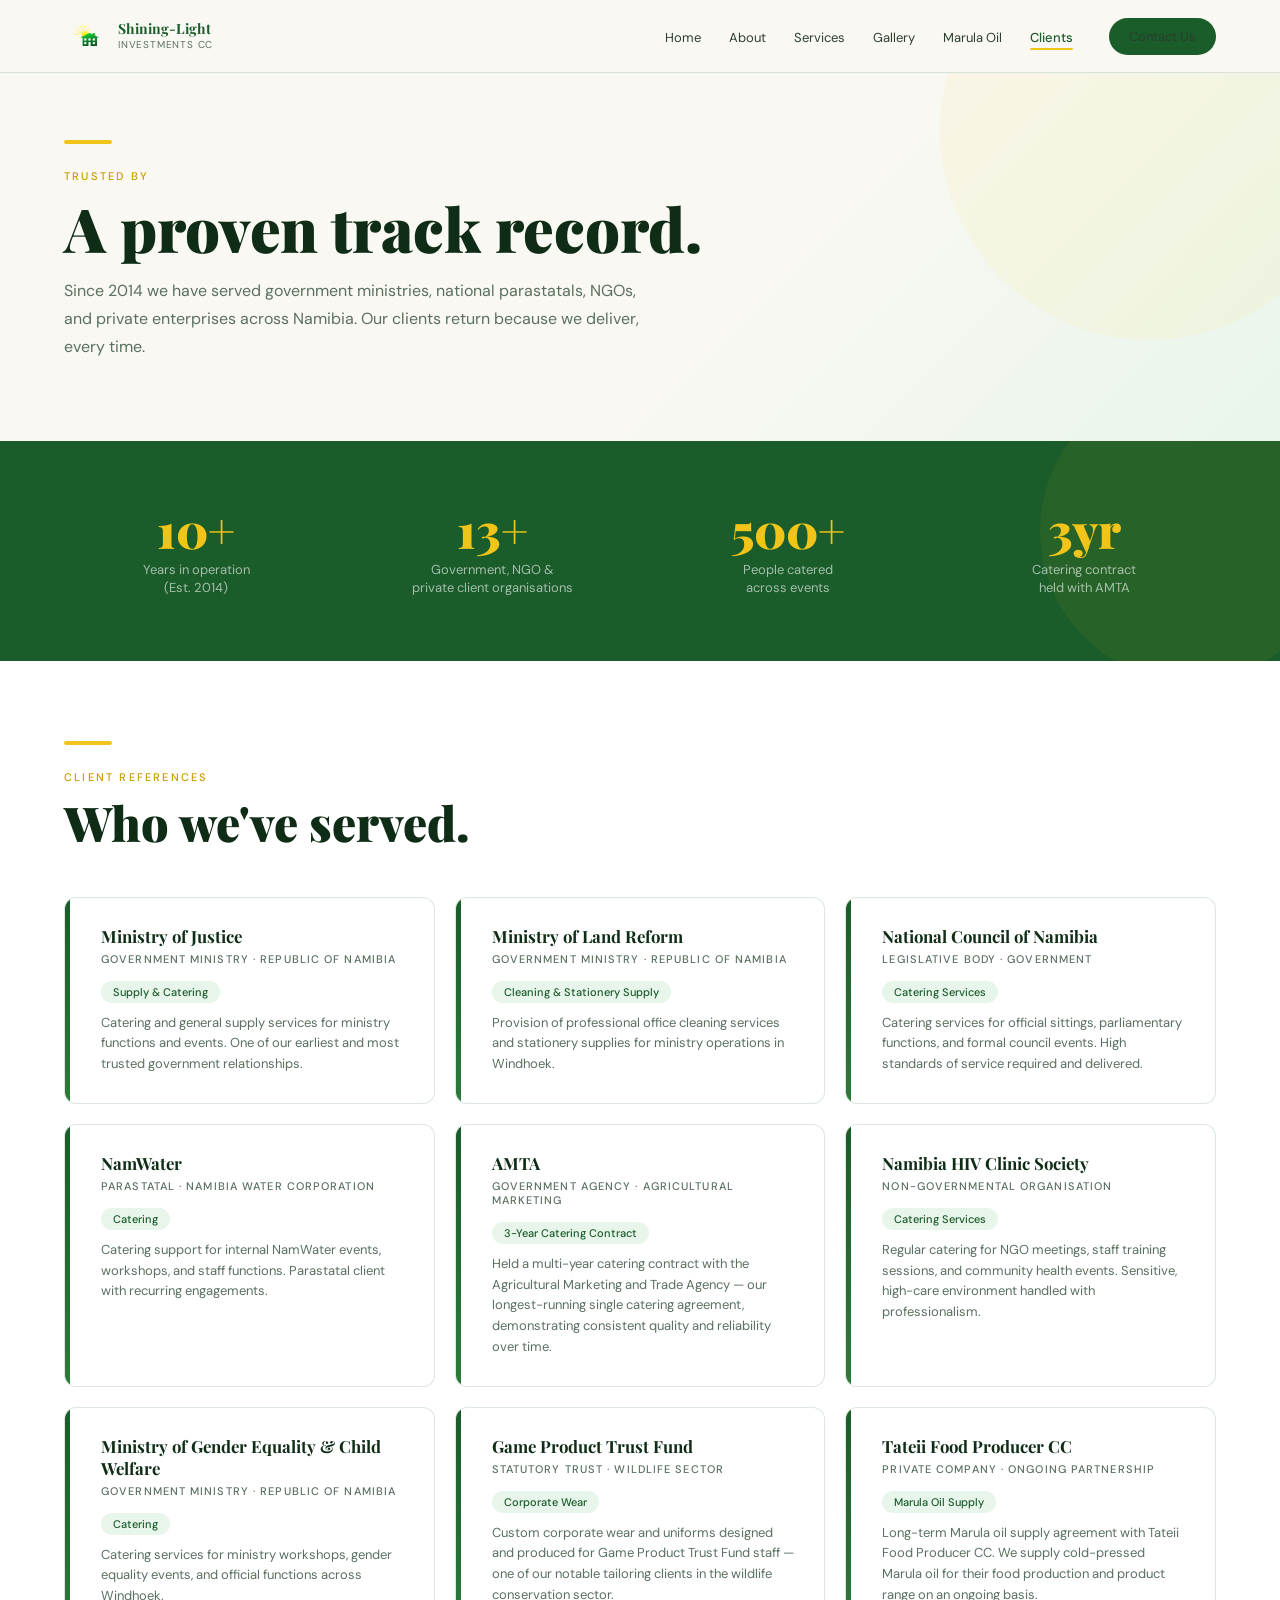
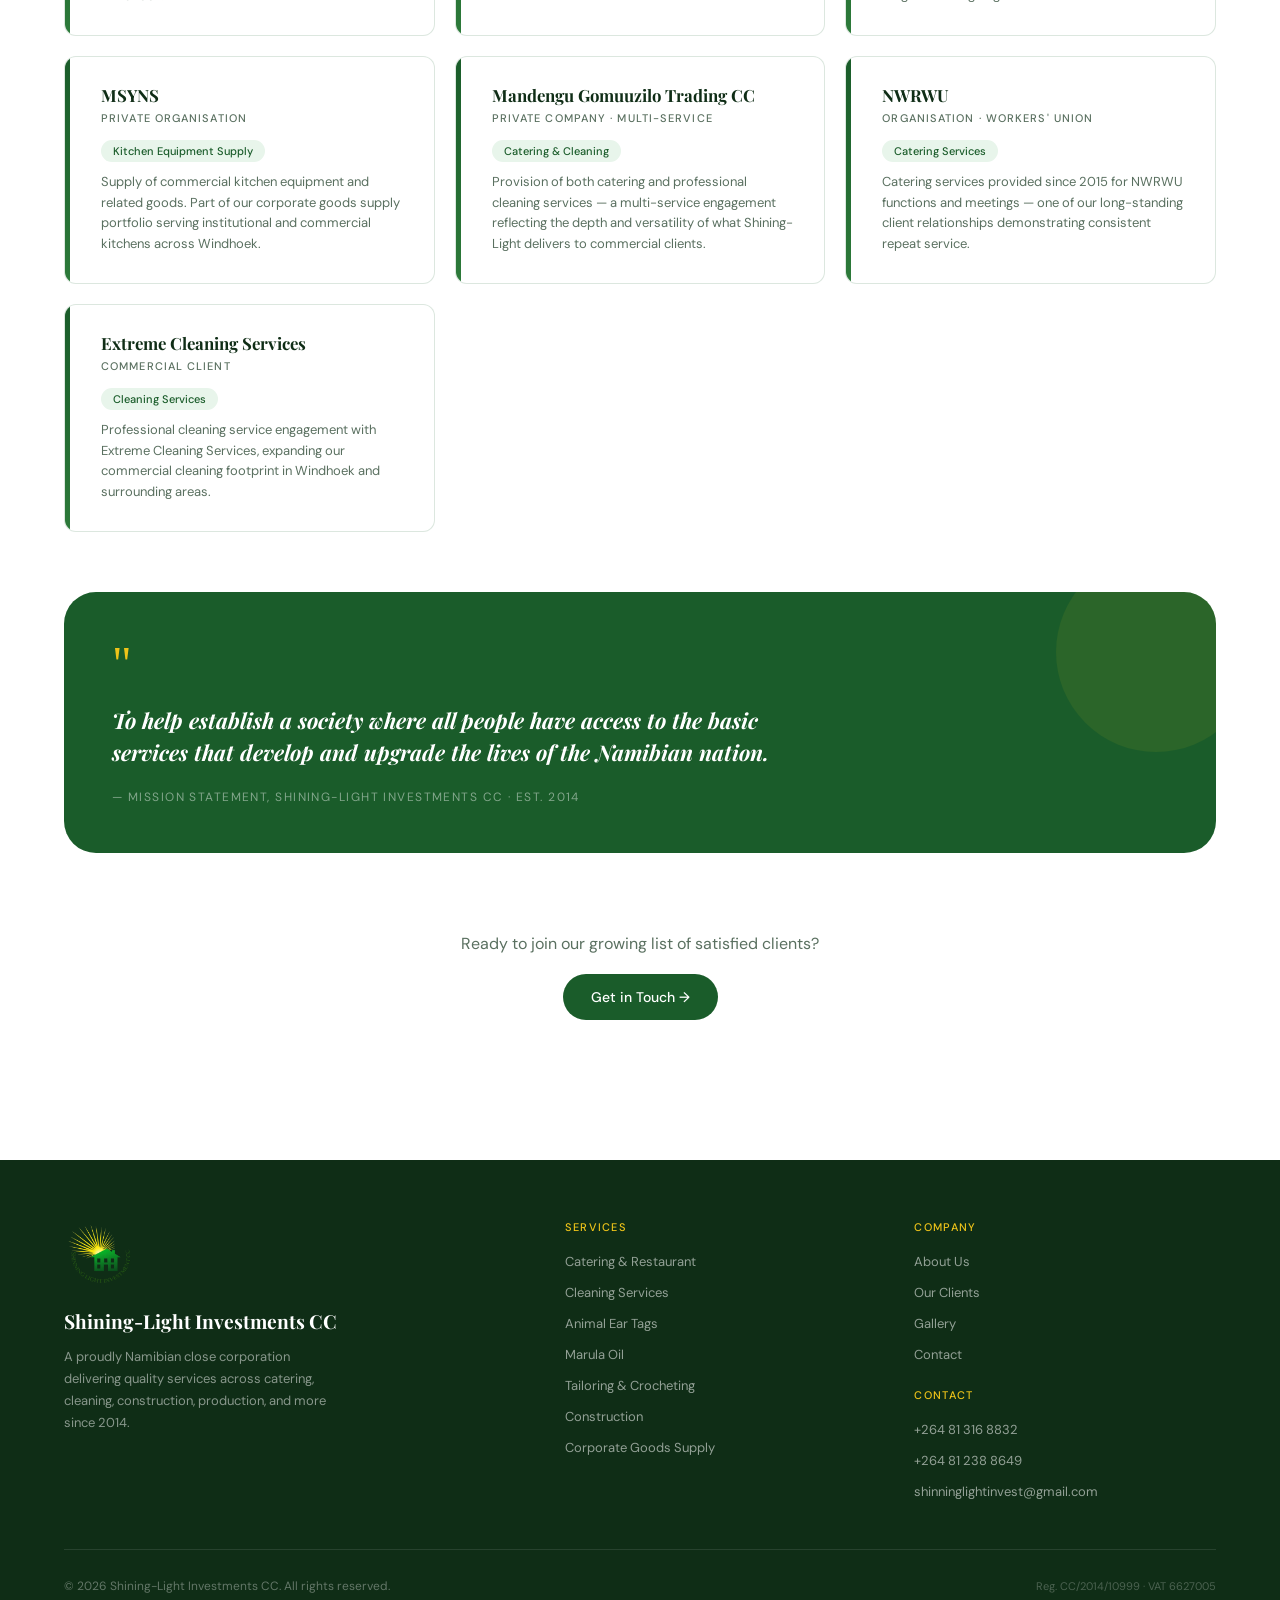
<file: clients.html>
<!DOCTYPE html>
<html lang="en">
<head>
  <meta charset="UTF-8" />
  <meta name="viewport" content="width=device-width, initial-scale=1.0" />
  <title>Our Clients | Shining-Light Investments CC</title>
  <link rel="preconnect" href="https://fonts.googleapis.com" />
  <link rel="preconnect" href="https://fonts.gstatic.com" crossorigin />
  <link href="https://fonts.googleapis.com/css2?family=Playfair+Display:ital,wght@0,700;0,900;1,700&family=DM+Sans:ital,opsz,wght@0,9..40,300;0,9..40,400;0,9..40,500;1,9..40,300&display=swap" rel="stylesheet" />
  <link rel="stylesheet" href="./style.css" />
</head>
<body>

<!-- NAV -->
<nav id="navbar">
  <div class="nav-inner">
    <a class="nav-logo" href="index.html">
      <img src="./assets/logo/logo-notext.png" alt="Shining-Light Investments CC" onerror="this.style.display='none'" />
      <div class="nav-logo-text">
        <span class="top">Shining-Light</span>
        <span class="sub">Investments CC</span>
      </div>
    </a>
    <ul class="nav-links">
      <li><a href="index.html">Home</a></li>
      <li><a href="about.html">About</a></li>
      <li><a href="services.html">Services</a></li>
      <li><a href="gallery.html">Gallery</a></li>
      <li><a href="marula.html">Marula Oil</a></li>
      <li><a href="clients.html" class="active">Clients</a></li>
      <li><a href="contact.html" class="btn-primary nav-cta" style="font-size:13px;padding:10px 20px;">Contact Us</a></li>
    </ul>
    <button class="hamburger" id="hamburger" aria-label="Open menu">
      <span></span><span></span><span></span>
    </button>
  </div>
</nav>

<!-- PAGE BANNER -->
<div class="page-banner">
  <div class="container">
    <div class="gold-bar"></div>
    <p class="section-label">Trusted By</p>
    <h1 class="page-banner-title">A proven track record.</h1>
    <p class="page-banner-desc">Since 2014 we have served government ministries, national parastatals, NGOs, and private enterprises across Namibia. Our clients return because we deliver, every time.</p>
  </div>
</div>

<!-- STATS BAND -->
<div class="stats-band">
  <div class="container">
    <div class="stats-band-grid">
      <div>
        <div class="sband-num">10+</div>
        <div class="sband-label">Years in operation<br />(Est. 2014)</div>
      </div>
      <div>
        <div class="sband-num">13+</div>
        <div class="sband-label">Government, NGO &amp;<br />private client organisations</div>
      </div>
      <div>
        <div class="sband-num">500+</div>
        <div class="sband-label">People catered<br />across events</div>
      </div>
      <div>
        <div class="sband-num">3yr</div>
        <div class="sband-label">Catering contract<br />held with AMTA</div>
      </div>
    </div>
  </div>
</div>

<!-- CLIENTS GRID -->
<section id="references" style="padding-top:80px;">
  <div class="container">
    <div class="gold-bar"></div>
    <p class="section-label">Client References</p>
    <h2 class="section-heading">Who we've served.</h2>
    <div class="clients-grid-full">

      <div class="client-card-pro">
        <div class="client-name">Ministry of Justice</div>
        <div class="client-type">Government Ministry · Republic of Namibia</div>
        <span class="client-service-badge">Supply &amp; Catering</span>
        <div class="client-detail">Catering and general supply services for ministry functions and events. One of our earliest and most trusted government relationships.</div>
      </div>

      <div class="client-card-pro">
        <div class="client-name">Ministry of Land Reform</div>
        <div class="client-type">Government Ministry · Republic of Namibia</div>
        <span class="client-service-badge">Cleaning &amp; Stationery Supply</span>
        <div class="client-detail">Provision of professional office cleaning services and stationery supplies for ministry operations in Windhoek.</div>
      </div>

      <div class="client-card-pro">
        <div class="client-name">National Council of Namibia</div>
        <div class="client-type">Legislative Body · Government</div>
        <span class="client-service-badge">Catering Services</span>
        <div class="client-detail">Catering services for official sittings, parliamentary functions, and formal council events. High standards of service required and delivered.</div>
      </div>

      <div class="client-card-pro">
        <div class="client-name">NamWater</div>
        <div class="client-type">Parastatal · Namibia Water Corporation</div>
        <span class="client-service-badge">Catering</span>
        <div class="client-detail">Catering support for internal NamWater events, workshops, and staff functions. Parastatal client with recurring engagements.</div>
      </div>

      <div class="client-card-pro">
        <div class="client-name">AMTA</div>
        <div class="client-type">Government Agency · Agricultural Marketing</div>
        <span class="client-service-badge">3-Year Catering Contract</span>
        <div class="client-detail">Held a multi-year catering contract with the Agricultural Marketing and Trade Agency — our longest-running single catering agreement, demonstrating consistent quality and reliability over time.</div>
      </div>

      <div class="client-card-pro">
        <div class="client-name">Namibia HIV Clinic Society</div>
        <div class="client-type">Non-Governmental Organisation</div>
        <span class="client-service-badge">Catering Services</span>
        <div class="client-detail">Regular catering for NGO meetings, staff training sessions, and community health events. Sensitive, high-care environment handled with professionalism.</div>
      </div>

      <div class="client-card-pro">
        <div class="client-name">Ministry of Gender Equality &amp; Child Welfare</div>
        <div class="client-type">Government Ministry · Republic of Namibia</div>
        <span class="client-service-badge">Catering</span>
        <div class="client-detail">Catering services for ministry workshops, gender equality events, and official functions across Windhoek.</div>
      </div>

      <div class="client-card-pro">
        <div class="client-name">Game Product Trust Fund</div>
        <div class="client-type">Statutory Trust · Wildlife Sector</div>
        <span class="client-service-badge">Corporate Wear</span>
        <div class="client-detail">Custom corporate wear and uniforms designed and produced for Game Product Trust Fund staff — one of our notable tailoring clients in the wildlife conservation sector.</div>
      </div>

      <div class="client-card-pro">
        <div class="client-name">Tateii Food Producer CC</div>
        <div class="client-type">Private Company · Ongoing Partnership</div>
        <span class="client-service-badge">Marula Oil Supply</span>
        <div class="client-detail">Long-term Marula oil supply agreement with Tateii Food Producer CC. We supply cold-pressed Marula oil for their food production and product range on an ongoing basis.</div>
      </div>

      <div class="client-card-pro">
        <div class="client-name">MSYNS</div>
        <div class="client-type">Private Organisation</div>
        <span class="client-service-badge">Kitchen Equipment Supply</span>
        <div class="client-detail">Supply of commercial kitchen equipment and related goods. Part of our corporate goods supply portfolio serving institutional and commercial kitchens across Windhoek.</div>
      </div>

      <div class="client-card-pro">
        <div class="client-name">Mandengu Gomuuzilo Trading CC</div>
        <div class="client-type">Private Company · Multi-Service</div>
        <span class="client-service-badge">Catering &amp; Cleaning</span>
        <div class="client-detail">Provision of both catering and professional cleaning services — a multi-service engagement reflecting the depth and versatility of what Shining-Light delivers to commercial clients.</div>
      </div>

      <div class="client-card-pro">
        <div class="client-name">NWRWU</div>
        <div class="client-type">Organisation · Workers' Union</div>
        <span class="client-service-badge">Catering Services</span>
        <div class="client-detail">Catering services provided since 2015 for NWRWU functions and meetings — one of our long-standing client relationships demonstrating consistent repeat service.</div>
      </div>

      <div class="client-card-pro">
        <div class="client-name">Extreme Cleaning Services</div>
        <div class="client-type">Commercial Client</div>
        <span class="client-service-badge">Cleaning Services</span>
        <div class="client-detail">Professional cleaning service engagement with Extreme Cleaning Services, expanding our commercial cleaning footprint in Windhoek and surrounding areas.</div>
      </div>

    </div>

    <!-- Testimonial -->
    <div style="margin-top:60px;background:var(--green-deep);border-radius:var(--radius-xl);padding:48px;color:#fff;position:relative;overflow:hidden;">
      <div style="position:absolute;top:-40px;right:-40px;width:200px;height:200px;border-radius:50%;background:rgba(240,196,25,0.08);"></div>
      <div style="position:relative;z-index:1;max-width:720px;">
        <div style="font-size:48px;font-family:Georgia,serif;color:var(--gold);line-height:1;margin-bottom:16px;">"</div>
        <p style="font-family:var(--font-display);font-size:1.35rem;font-weight:700;font-style:italic;line-height:1.5;color:#fff;margin-bottom:20px;">To help establish a society where all people have access to the basic services that develop and upgrade the lives of the Namibian nation.</p>
        <p style="font-size:12px;text-transform:uppercase;letter-spacing:0.12em;color:rgba(255,255,255,0.45);">— Mission Statement, Shining-Light Investments CC · Est. 2014</p>
      </div>
    </div>

    <!-- CTA -->
    <div style="margin-top:40px;text-align:center;padding:40px 0;">
      <p style="font-size:16px;color:var(--text-muted);margin-bottom:20px;">Ready to join our growing list of satisfied clients?</p>
      <a href="contact.html" class="btn-primary">Get in Touch →</a>
    </div>
  </div>
</section>

<!-- FOOTER -->
<footer>
  <div class="container">
    <div class="footer-grid">
      <div class="footer-brand">
        <img src="./assets/logo/logo.png" alt="Shining-Light Investments CC" class="footer-logo" onerror="this.style.display='none'" />
        <div class="logo-text">Shining-Light Investments CC</div>
        <p>A proudly Namibian close corporation delivering quality services across catering, cleaning, construction, production, and more since 2014.</p>
      </div>
      <div class="footer-col">
        <h4>Services</h4>
        <ul>
          <li><a href="services.html">Catering &amp; Restaurant</a></li>
          <li><a href="services.html">Cleaning Services</a></li>
          <li><a href="services.html">Animal Ear Tags</a></li>
          <li><a href="marula.html">Marula Oil</a></li>
          <li><a href="services.html">Tailoring &amp; Crocheting</a></li>
          <li><a href="services.html">Construction</a></li>
          <li><a href="services.html">Corporate Goods Supply</a></li>
        </ul>
      </div>
      <div class="footer-col">
        <h4>Company</h4>
        <ul>
          <li><a href="about.html">About Us</a></li>
          <li><a href="clients.html">Our Clients</a></li>
          <li><a href="gallery.html">Gallery</a></li>
          <li><a href="contact.html">Contact</a></li>
        </ul>
        <h4 style="margin-top:24px;">Contact</h4>
        <ul>
          <li><a href="tel:+26481316832">+264 81 316 8832</a></li>
          <li><a href="tel:+26481238649">+264 81 238 8649</a></li>
          <li><a href="mailto:shinninglightinvest@gmail.com">shinninglightinvest@gmail.com</a></li>
        </ul>
      </div>
    </div>
    <div class="footer-bottom">
      <p>&copy; 2026 Shining-Light Investments CC. All rights reserved.</p>
      <div class="reg-info">Reg. CC/2014/10999 · VAT 6627005</div>
    </div>
  </div>
</footer>

<script>
  const navbar = document.getElementById('navbar');
  window.addEventListener('scroll', () => {
    navbar.classList.toggle('scrolled', window.scrollY > 40);
  });
  const hamburger = document.getElementById('hamburger');
  hamburger.addEventListener('click', () => {
    const links = document.querySelector('.nav-links');
    if (!links) return;
    if (links.style.display === 'flex') {
      links.style.display = '';
    } else {
      links.style.cssText = 'display:flex;flex-direction:column;position:fixed;top:72px;left:0;right:0;background:var(--cream);padding:24px;gap:20px;border-bottom:1px solid var(--border);z-index:99;';
    }
  });
</script>
</body>
</html>
</file>
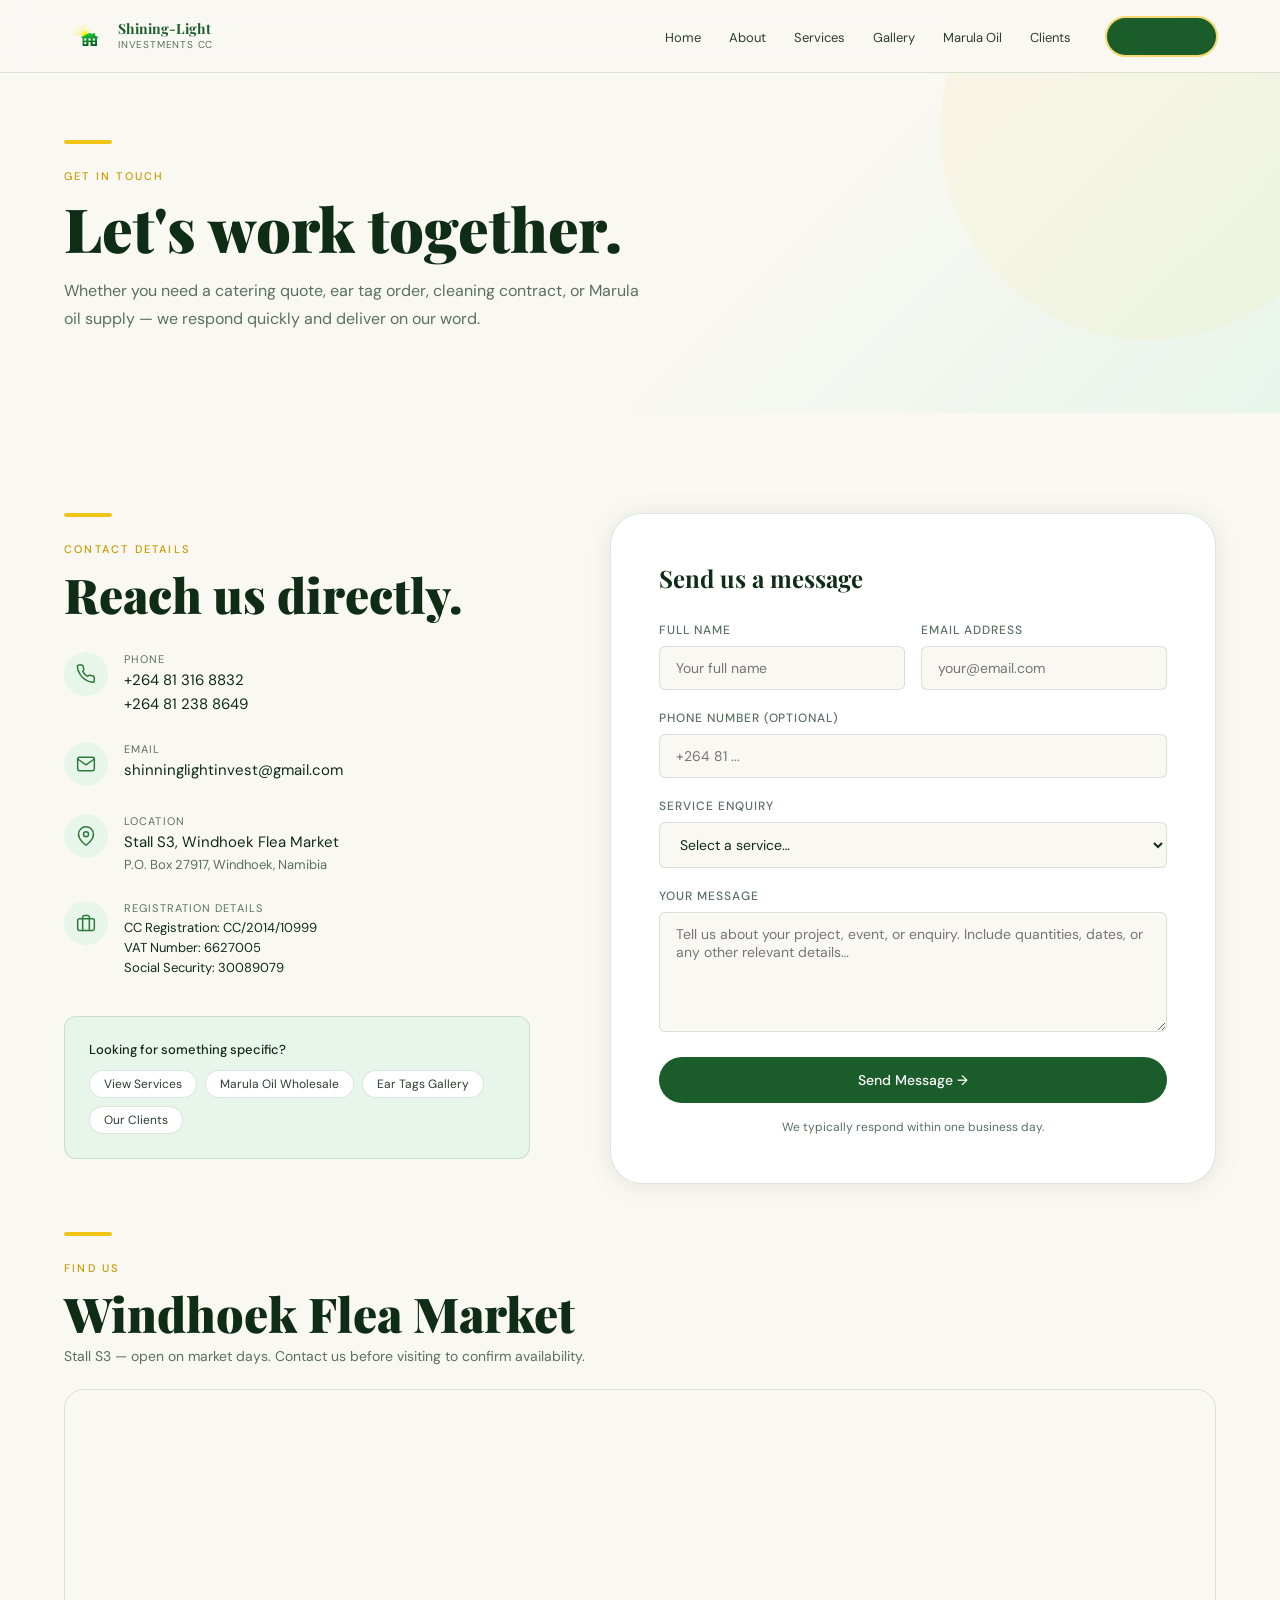
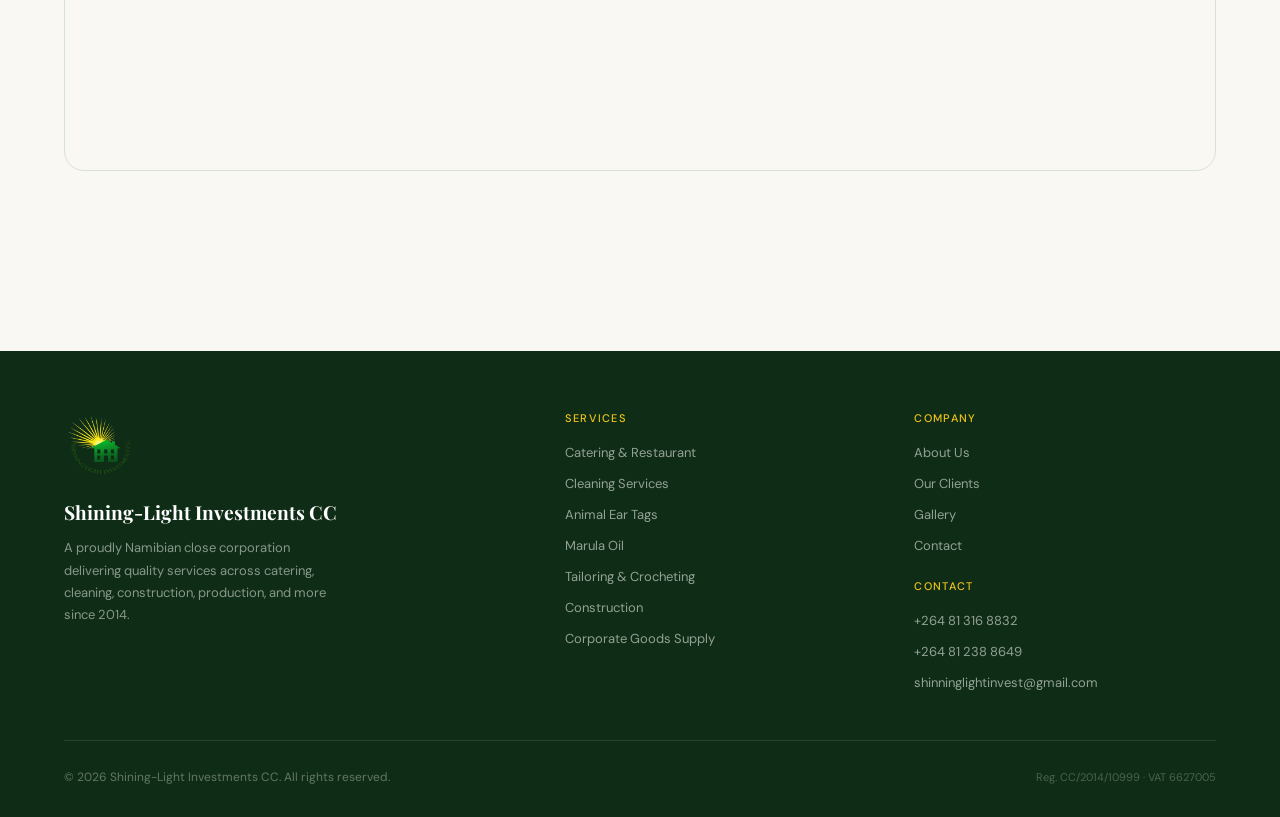
<file: contact.html>
<!DOCTYPE html>
<html lang="en">
<head>
  <meta charset="UTF-8" />
  <meta name="viewport" content="width=device-width, initial-scale=1.0" />
  <title>Contact Us | Shining-Light Investments CC</title>
  <link rel="preconnect" href="https://fonts.googleapis.com" />
  <link rel="preconnect" href="https://fonts.gstatic.com" crossorigin />
  <link href="https://fonts.googleapis.com/css2?family=Playfair+Display:ital,wght@0,700;0,900;1,700&family=DM+Sans:ital,opsz,wght@0,9..40,300;0,9..40,400;0,9..40,500;1,9..40,300&display=swap" rel="stylesheet" />
  <link rel="stylesheet" href="./style.css" />
</head>
<body>

<!-- NAV -->
<nav id="navbar">
  <div class="nav-inner">
    <a class="nav-logo" href="index.html">
      <img src="./assets/logo/logo-notext.png" alt="Shining-Light Investments CC" onerror="this.style.display='none'" />
      <div class="nav-logo-text">
        <span class="top">Shining-Light</span>
        <span class="sub">Investments CC</span>
      </div>
    </a>
    <ul class="nav-links">
      <li><a href="index.html">Home</a></li>
      <li><a href="about.html">About</a></li>
      <li><a href="services.html">Services</a></li>
      <li><a href="gallery.html">Gallery</a></li>
      <li><a href="marula.html">Marula Oil</a></li>
      <li><a href="clients.html">Clients</a></li>
      <li><a href="contact.html" class="btn-primary nav-cta active" style="font-size:13px;padding:10px 20px;">Contact Us</a></li>
    </ul>
    <button class="hamburger" id="hamburger" aria-label="Open menu">
      <span></span><span></span><span></span>
    </button>
  </div>
</nav>

<!-- PAGE BANNER -->
<div class="page-banner">
  <div class="container">
    <div class="gold-bar"></div>
    <p class="section-label">Get In Touch</p>
    <h1 class="page-banner-title">Let's work together.</h1>
    <p class="page-banner-desc">Whether you need a catering quote, ear tag order, cleaning contract, or Marula oil supply — we respond quickly and deliver on our word.</p>
  </div>
</div>

<!-- CONTACT -->
<section id="contact">
  <div class="container">
    <div class="contact-grid">

      <!-- Left: details -->
      <div>
        <div class="gold-bar"></div>
        <p class="section-label">Contact Details</p>
        <h2 class="section-heading" style="margin-bottom:32px;">Reach us directly.</h2>
        <div class="contact-info">

          <div class="contact-item">
            <div class="contact-icon">
              <svg viewBox="0 0 24 24"><path d="M22 16.92v3a2 2 0 0 1-2.18 2 19.79 19.79 0 0 1-8.63-3.07A19.5 19.5 0 0 1 4.69 12 19.79 19.79 0 0 1 1.63 3.42 2 2 0 0 1 3.6 1.24h3a2 2 0 0 1 2 1.72c.127.96.361 1.903.7 2.81a2 2 0 0 1-.45 2.11L7.91 8.91a16 16 0 0 0 6 6l.91-.91a2 2 0 0 1 2.11-.45c.907.339 1.85.573 2.81.7A2 2 0 0 1 21.73 16.92z"/></svg>
            </div>
            <div>
              <div class="contact-item-label">Phone</div>
              <div class="contact-item-value"><a href="tel:+26481316832" style="color:inherit;">+264 81 316 8832</a></div>
              <div class="contact-item-value" style="margin-top:4px;"><a href="tel:+26481238649" style="color:inherit;">+264 81 238 8649</a></div>
            </div>
          </div>

          <div class="contact-item">
            <div class="contact-icon">
              <svg viewBox="0 0 24 24"><path d="M4 4h16c1.1 0 2 .9 2 2v12c0 1.1-.9 2-2 2H4c-1.1 0-2-.9-2-2V6c0-1.1.9-2 2-2z"/><polyline points="22,6 12,13 2,6"/></svg>
            </div>
            <div>
              <div class="contact-item-label">Email</div>
              <div class="contact-item-value"><a href="mailto:shinninglightinvest@gmail.com" style="color:inherit;">shinninglightinvest@gmail.com</a></div>
            </div>
          </div>

          <div class="contact-item">
            <div class="contact-icon">
              <svg viewBox="0 0 24 24"><path d="M21 10c0 7-9 13-9 13s-9-6-9-13a9 9 0 0 1 18 0z"/><circle cx="12" cy="10" r="3"/></svg>
            </div>
            <div>
              <div class="contact-item-label">Location</div>
              <div class="contact-item-value">Stall S3, Windhoek Flea Market</div>
              <div class="contact-item-value" style="margin-top:4px;font-size:13px;color:var(--text-muted);">P.O. Box 27917, Windhoek, Namibia</div>
            </div>
          </div>

          <div class="contact-item">
            <div class="contact-icon">
              <svg viewBox="0 0 24 24"><rect x="2" y="7" width="20" height="14" rx="2" ry="2"/><path d="M16 21V5a2 2 0 0 0-2-2h-4a2 2 0 0 0-2 2v16"/></svg>
            </div>
            <div>
              <div class="contact-item-label">Registration Details</div>
              <div class="contact-item-value" style="font-size:13px;">CC Registration: CC/2014/10999</div>
              <div class="contact-item-value" style="font-size:13px;margin-top:3px;">VAT Number: 6627005</div>
              <div class="contact-item-value" style="font-size:13px;margin-top:3px;">Social Security: 30089079</div>
            </div>
          </div>

        </div>

        <!-- Quick links -->
        <div style="margin-top:40px;padding:24px;background:var(--green-pale);border-radius:var(--radius-md);border:1px solid var(--border);">
          <p style="font-size:13px;font-weight:500;color:var(--text-dark);margin-bottom:12px;">Looking for something specific?</p>
          <div style="display:flex;flex-wrap:wrap;gap:8px;">
            <a href="services.html" style="font-size:12px;padding:5px 14px;border-radius:100px;background:var(--white);border:1px solid var(--border);color:var(--text-body);">View Services</a>
            <a href="marula.html" style="font-size:12px;padding:5px 14px;border-radius:100px;background:var(--white);border:1px solid var(--border);color:var(--text-body);">Marula Oil Wholesale</a>
            <a href="gallery.html" style="font-size:12px;padding:5px 14px;border-radius:100px;background:var(--white);border:1px solid var(--border);color:var(--text-body);">Ear Tags Gallery</a>
            <a href="clients.html" style="font-size:12px;padding:5px 14px;border-radius:100px;background:var(--white);border:1px solid var(--border);color:var(--text-body);">Our Clients</a>
          </div>
        </div>
      </div>

      <!-- Right: form -->
      <div class="contact-form">
        <h3 class="form-title">Send us a message</h3>
        <div class="form-row">
          <div class="form-group">
            <label for="name">Full Name</label>
            <input type="text" id="name" name="name" placeholder="Your full name" />
          </div>
          <div class="form-group">
            <label for="email">Email Address</label>
            <input type="email" id="email" name="email" placeholder="your@email.com" />
          </div>
        </div>
        <div class="form-group">
          <label for="phone">Phone Number (optional)</label>
          <input type="tel" id="phone" name="phone" placeholder="+264 81 ..." />
        </div>
        <div class="form-group">
          <label for="service">Service Enquiry</label>
          <select id="service" name="service">
            <option value="">Select a service…</option>
            <option>Catering &amp; Restaurant</option>
            <option>Cleaning Services</option>
            <option>Animal Ear Tags</option>
            <option>Marula Oil (Wholesale)</option>
            <option>Tailoring &amp; Crocheting</option>
            <option>Construction &amp; Renovations</option>
            <option>Corporate Goods Supply</option>
            <option>General Enquiry</option>
          </select>
        </div>
        <div class="form-group">
          <label for="message">Your Message</label>
          <textarea id="message" name="message" placeholder="Tell us about your project, event, or enquiry. Include quantities, dates, or any other relevant details…"></textarea>
        </div>
        <button class="btn-primary" type="button" style="width:100%;justify-content:center;" onclick="handleSubmit()">
          Send Message →
        </button>
        <p style="margin-top:16px;font-size:12px;color:var(--text-muted);text-align:center;">We typically respond within one business day.</p>
      </div>
    </div>

    <!-- Google Maps -->
    <div class="map-section">
      <div class="gold-bar"></div>
      <p class="section-label">Find Us</p>
      <h2 class="section-heading" style="margin-bottom:8px;">Windhoek Flea Market</h2>
      <p style="font-size:14px;color:var(--text-muted);margin-bottom:4px;">Stall S3 — open on market days. Contact us before visiting to confirm availability.</p>
      <div class="map-wrap">
        <iframe
          src="https://maps.google.com/maps?q=Windhoek+Flea+Market+Namibia&output=embed"
          title="Windhoek Flea Market — Shining-Light Investments CC location"
          loading="lazy"
          referrerpolicy="no-referrer-when-downgrade"
        ></iframe>
      </div>
    </div>

  </div>
</section>

<!-- FOOTER -->
<footer style="margin-top:80px;">
  <div class="container">
    <div class="footer-grid">
      <div class="footer-brand">
        <img src="./assets/logo/logo.png" alt="Shining-Light Investments CC" class="footer-logo" onerror="this.style.display='none'" />
        <div class="logo-text">Shining-Light Investments CC</div>
        <p>A proudly Namibian close corporation delivering quality services across catering, cleaning, construction, production, and more since 2014.</p>
      </div>
      <div class="footer-col">
        <h4>Services</h4>
        <ul>
          <li><a href="services.html">Catering &amp; Restaurant</a></li>
          <li><a href="services.html">Cleaning Services</a></li>
          <li><a href="services.html">Animal Ear Tags</a></li>
          <li><a href="marula.html">Marula Oil</a></li>
          <li><a href="services.html">Tailoring &amp; Crocheting</a></li>
          <li><a href="services.html">Construction</a></li>
          <li><a href="services.html">Corporate Goods Supply</a></li>
        </ul>
      </div>
      <div class="footer-col">
        <h4>Company</h4>
        <ul>
          <li><a href="about.html">About Us</a></li>
          <li><a href="clients.html">Our Clients</a></li>
          <li><a href="gallery.html">Gallery</a></li>
          <li><a href="contact.html">Contact</a></li>
        </ul>
        <h4 style="margin-top:24px;">Contact</h4>
        <ul>
          <li><a href="tel:+26481316832">+264 81 316 8832</a></li>
          <li><a href="tel:+26481238649">+264 81 238 8649</a></li>
          <li><a href="mailto:shinninglightinvest@gmail.com">shinninglightinvest@gmail.com</a></li>
        </ul>
      </div>
    </div>
    <div class="footer-bottom">
      <p>&copy; 2026 Shining-Light Investments CC. All rights reserved.</p>
      <div class="reg-info">Reg. CC/2014/10999 · VAT 6627005</div>
    </div>
  </div>
</footer>

<script>
  const navbar = document.getElementById('navbar');
  window.addEventListener('scroll', () => {
    navbar.classList.toggle('scrolled', window.scrollY > 40);
  });
  const hamburger = document.getElementById('hamburger');
  hamburger.addEventListener('click', () => {
    const links = document.querySelector('.nav-links');
    if (!links) return;
    if (links.style.display === 'flex') {
      links.style.display = '';
    } else {
      links.style.cssText = 'display:flex;flex-direction:column;position:fixed;top:72px;left:0;right:0;background:var(--cream);padding:24px;gap:20px;border-bottom:1px solid var(--border);z-index:99;';
    }
  });

  function handleSubmit() {
    const name = document.getElementById('name').value.trim();
    const email = document.getElementById('email').value.trim();
    const service = document.getElementById('service').value;
    const message = document.getElementById('message').value.trim();
    const phone = document.getElementById('phone').value.trim();
    if (!name || !email || !message) {
      alert('Please fill in your name, email address, and message before sending.');
      return;
    }
    const body = [
      `Name: ${name}`,
      `Email: ${email}`,
      phone ? `Phone: ${phone}` : '',
      `Service: ${service || 'General Enquiry'}`,
      '',
      message
    ].filter(Boolean).join('\n');
    const mailtoLink = `mailto:shinninglightinvest@gmail.com?subject=Enquiry: ${encodeURIComponent(service || 'General Enquiry')}&body=${encodeURIComponent(body)}`;
    window.open(mailtoLink);
  }
</script>
</body>
</html>
</file>
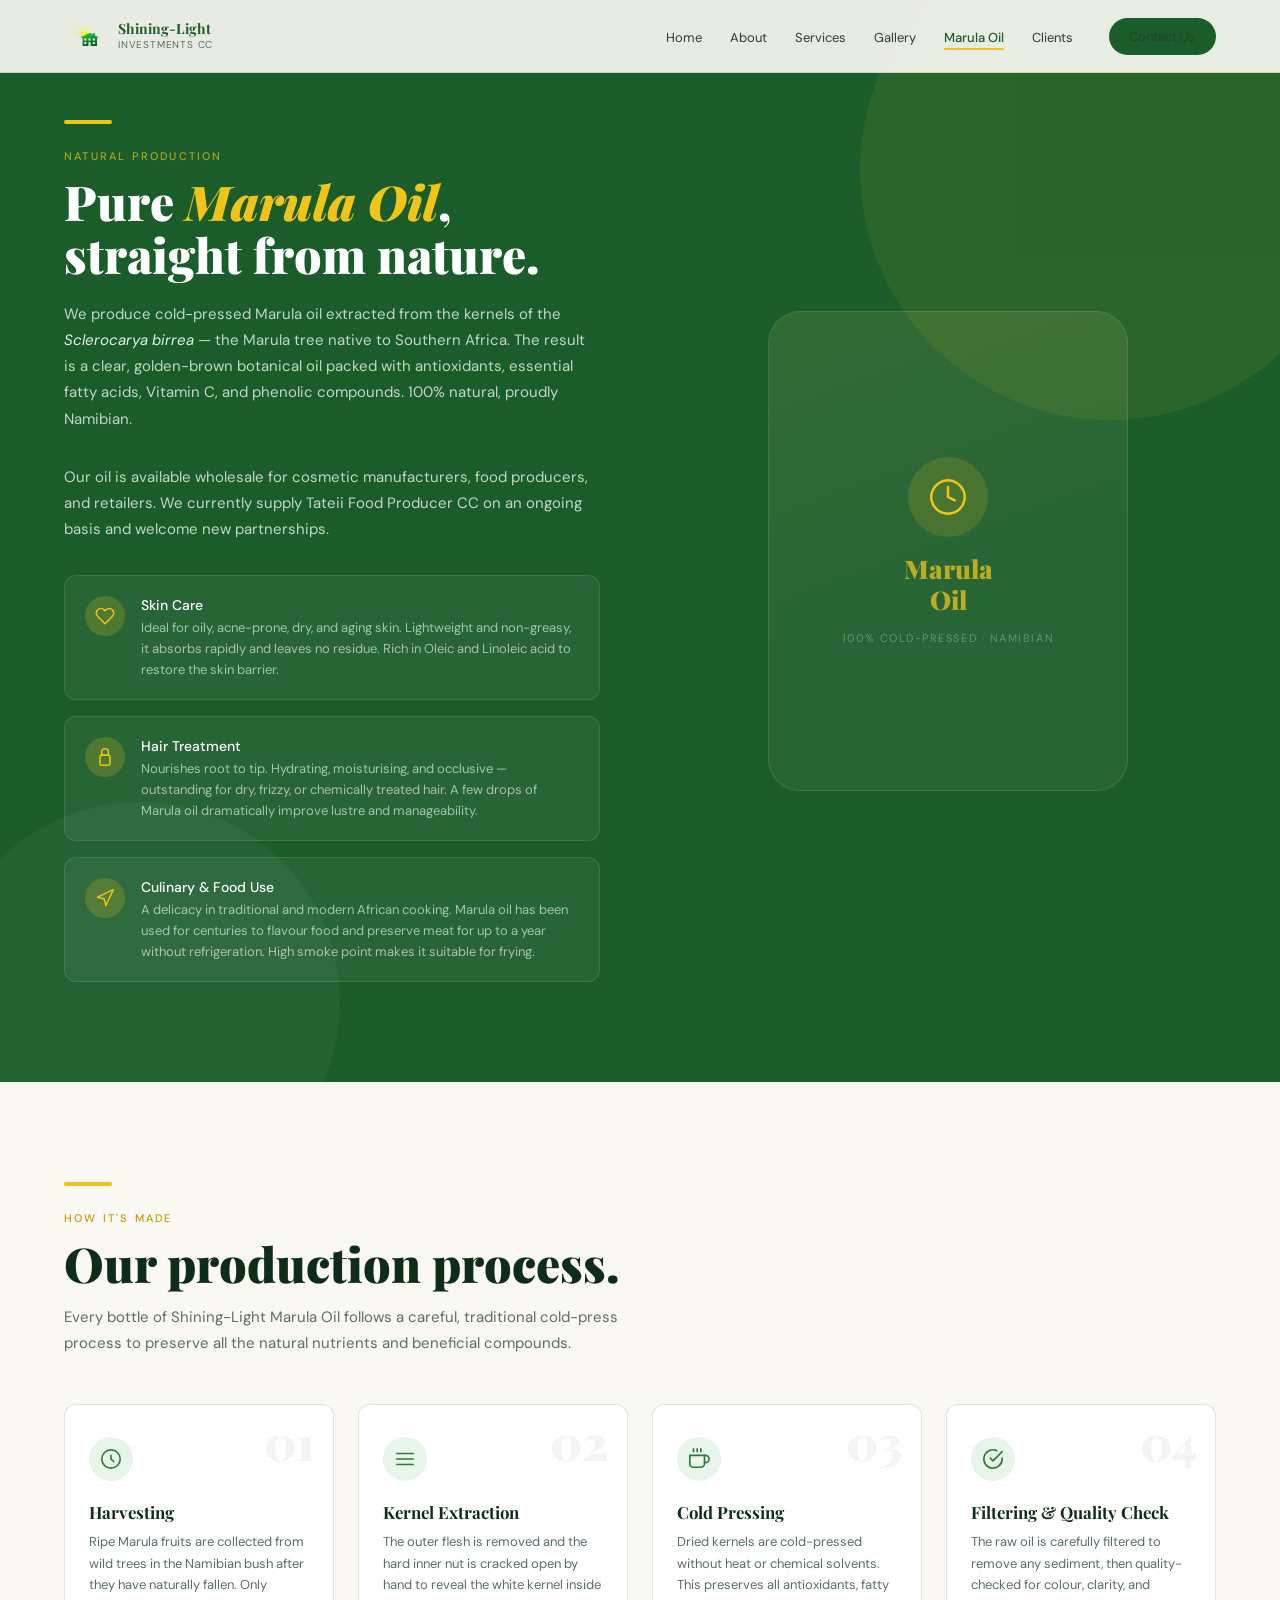
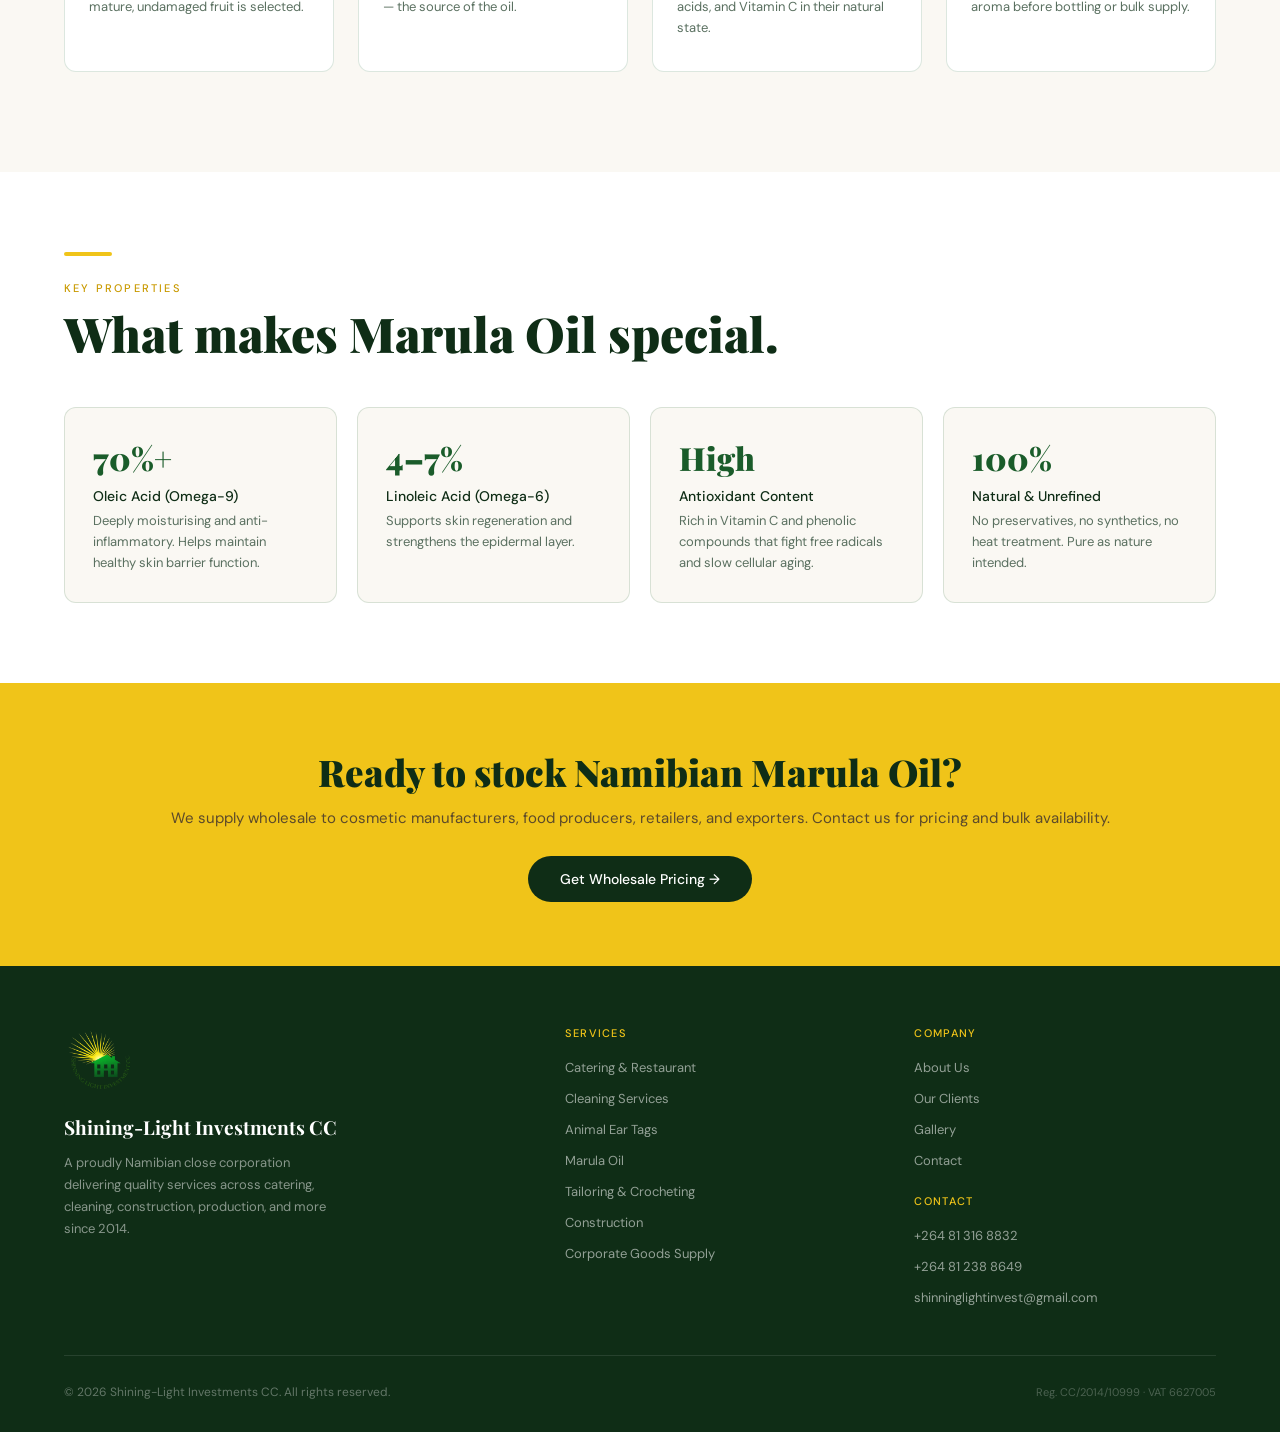
<file: marula.html>
<!DOCTYPE html>
<html lang="en">
<head>
  <meta charset="UTF-8" />
  <meta name="viewport" content="width=device-width, initial-scale=1.0" />
  <title>Marula Oil | Shining-Light Investments CC</title>
  <link rel="preconnect" href="https://fonts.googleapis.com" />
  <link rel="preconnect" href="https://fonts.gstatic.com" crossorigin />
  <link href="https://fonts.googleapis.com/css2?family=Playfair+Display:ital,wght@0,700;0,900;1,700&family=DM+Sans:ital,opsz,wght@0,9..40,300;0,9..40,400;0,9..40,500;1,9..40,300&display=swap" rel="stylesheet" />
  <link rel="stylesheet" href="./style.css" />
</head>
<body>

<!-- NAV -->
<nav id="navbar">
  <div class="nav-inner">
    <a class="nav-logo" href="index.html">
      <img src="./assets/logo/logo-notext.png" alt="Shining-Light Investments CC" onerror="this.style.display='none'" />
      <div class="nav-logo-text">
        <span class="top">Shining-Light</span>
        <span class="sub">Investments CC</span>
      </div>
    </a>
    <ul class="nav-links">
      <li><a href="index.html">Home</a></li>
      <li><a href="about.html">About</a></li>
      <li><a href="services.html">Services</a></li>
      <li><a href="gallery.html">Gallery</a></li>
      <li><a href="marula.html" class="active">Marula Oil</a></li>
      <li><a href="clients.html">Clients</a></li>
      <li><a href="contact.html" class="btn-primary nav-cta" style="font-size:13px;padding:10px 20px;">Contact Us</a></li>
    </ul>
    <button class="hamburger" id="hamburger" aria-label="Open menu">
      <span></span><span></span><span></span>
    </button>
  </div>
</nav>

<!-- MARULA SPOTLIGHT -->
<section id="marula" style="padding-top:120px;">
  <div class="container">
    <div class="marula-grid">
      <div>
        <div class="gold-bar"></div>
        <p class="section-label" style="color:rgba(240,196,25,0.7);">Natural Production</p>
        <h1 class="marula-heading">Pure <em>Marula Oil</em>,<br />straight from nature.</h1>
        <p class="marula-desc">
          We produce cold-pressed Marula oil extracted from the kernels of the <em style="font-style:italic;color:rgba(255,255,255,0.9);">Sclerocarya birrea</em> — the Marula tree native to Southern Africa. The result is a clear, golden-brown botanical oil packed with antioxidants, essential fatty acids, Vitamin C, and phenolic compounds. 100% natural, proudly Namibian.
        </p>
        <p class="marula-desc" style="margin-bottom:32px;">
          Our oil is available wholesale for cosmetic manufacturers, food producers, and retailers. We currently supply Tateii Food Producer CC on an ongoing basis and welcome new partnerships.
        </p>
        <div class="marula-uses">
          <div class="marula-use">
            <div class="marula-use-icon">
              <svg viewBox="0 0 24 24"><path d="M20.84 4.61a5.5 5.5 0 0 0-7.78 0L12 5.67l-1.06-1.06a5.5 5.5 0 0 0-7.78 7.78l1.06 1.06L12 21.23l7.78-7.78 1.06-1.06a5.5 5.5 0 0 0 0-7.78z"/></svg>
            </div>
            <div>
              <strong>Skin Care</strong>
              <span>Ideal for oily, acne-prone, dry, and aging skin. Lightweight and non-greasy, it absorbs rapidly and leaves no residue. Rich in Oleic and Linoleic acid to restore the skin barrier.</span>
            </div>
          </div>
          <div class="marula-use">
            <div class="marula-use-icon">
              <svg viewBox="0 0 24 24"><path d="M12 2a4 4 0 0 1 4 4v4H8V6a4 4 0 0 1 4-4z"/><rect x="6" y="10" width="12" height="12" rx="2"/></svg>
            </div>
            <div>
              <strong>Hair Treatment</strong>
              <span>Nourishes root to tip. Hydrating, moisturising, and occlusive — outstanding for dry, frizzy, or chemically treated hair. A few drops of Marula oil dramatically improve lustre and manageability.</span>
            </div>
          </div>
          <div class="marula-use">
            <div class="marula-use-icon">
              <svg viewBox="0 0 24 24"><path d="M3 11l19-9-9 19-2-8-8-2z"/></svg>
            </div>
            <div>
              <strong>Culinary &amp; Food Use</strong>
              <span>A delicacy in traditional and modern African cooking. Marula oil has been used for centuries to flavour food and preserve meat for up to a year without refrigeration. High smoke point makes it suitable for frying.</span>
            </div>
          </div>
        </div>
      </div>
      <div class="marula-visual">
        <div class="marula-visual-panel">
          <div class="marula-panel-icon">
            <svg viewBox="0 0 24 24"><path d="M12 2a10 10 0 0 0-6.88 17.3C6.39 20.6 8.06 22 12 22s5.61-1.4 6.88-2.7A10 10 0 0 0 12 2z"/><path d="M12 6v6l4 2"/></svg>
          </div>
          <div class="marula-panel-name">Marula<br />Oil</div>
          <div class="marula-panel-sub">100% Cold-Pressed · Namibian</div>
        </div>
      </div>
    </div>
  </div>
</section>

<!-- PRODUCTION PROCESS -->
<section class="marula-process">
  <div class="container">
    <div class="gold-bar"></div>
    <p class="section-label">How It's Made</p>
    <h2 class="section-heading">Our production process.</h2>
    <p style="margin-top:16px;font-size:15px;color:var(--text-muted);line-height:1.7;max-width:560px;">
      Every bottle of Shining-Light Marula Oil follows a careful, traditional cold-press process to preserve all the natural nutrients and beneficial compounds.
    </p>
    <div class="process-grid">
      <div class="process-step">
        <div class="process-icon">
          <svg viewBox="0 0 24 24"><circle cx="12" cy="12" r="10"/><path d="M12 8v4l3 3"/></svg>
        </div>
        <div class="process-title">Harvesting</div>
        <div class="process-desc">Ripe Marula fruits are collected from wild trees in the Namibian bush after they have naturally fallen. Only mature, undamaged fruit is selected.</div>
      </div>
      <div class="process-step">
        <div class="process-icon">
          <svg viewBox="0 0 24 24"><path d="M3 6h18M3 12h18M3 18h18"/></svg>
        </div>
        <div class="process-title">Kernel Extraction</div>
        <div class="process-desc">The outer flesh is removed and the hard inner nut is cracked open by hand to reveal the white kernel inside — the source of the oil.</div>
      </div>
      <div class="process-step">
        <div class="process-icon">
          <svg viewBox="0 0 24 24"><path d="M18 8h1a4 4 0 0 1 0 8h-1"/><path d="M2 8h16v9a4 4 0 0 1-4 4H6a4 4 0 0 1-4-4V8z"/><line x1="6" y1="1" x2="6" y2="4"/><line x1="10" y1="1" x2="10" y2="4"/><line x1="14" y1="1" x2="14" y2="4"/></svg>
        </div>
        <div class="process-title">Cold Pressing</div>
        <div class="process-desc">Dried kernels are cold-pressed without heat or chemical solvents. This preserves all antioxidants, fatty acids, and Vitamin C in their natural state.</div>
      </div>
      <div class="process-step">
        <div class="process-icon">
          <svg viewBox="0 0 24 24"><path d="M22 11.08V12a10 10 0 1 1-5.93-9.14"/><polyline points="22 4 12 14.01 9 11.01"/></svg>
        </div>
        <div class="process-title">Filtering &amp; Quality Check</div>
        <div class="process-desc">The raw oil is carefully filtered to remove any sediment, then quality-checked for colour, clarity, and aroma before bottling or bulk supply.</div>
      </div>
    </div>
  </div>
</section>

<!-- PROPERTIES TABLE -->
<section style="padding:80px 0;background:var(--white);">
  <div class="container">
    <div class="gold-bar"></div>
    <p class="section-label">Key Properties</p>
    <h2 class="section-heading">What makes Marula Oil special.</h2>
    <div style="display:grid;grid-template-columns:repeat(auto-fit,minmax(220px,1fr));gap:20px;margin-top:48px;">
      <div style="background:var(--cream);border-radius:var(--radius-md);padding:28px;border:1px solid var(--border);">
        <div style="font-size:2rem;font-weight:900;font-family:var(--font-display);color:var(--green-deep);margin-bottom:8px;">70%+</div>
        <div style="font-size:14px;font-weight:500;color:var(--text-dark);margin-bottom:6px;">Oleic Acid (Omega-9)</div>
        <div style="font-size:13px;color:var(--text-muted);line-height:1.6;">Deeply moisturising and anti-inflammatory. Helps maintain healthy skin barrier function.</div>
      </div>
      <div style="background:var(--cream);border-radius:var(--radius-md);padding:28px;border:1px solid var(--border);">
        <div style="font-size:2rem;font-weight:900;font-family:var(--font-display);color:var(--green-deep);margin-bottom:8px;">4–7%</div>
        <div style="font-size:14px;font-weight:500;color:var(--text-dark);margin-bottom:6px;">Linoleic Acid (Omega-6)</div>
        <div style="font-size:13px;color:var(--text-muted);line-height:1.6;">Supports skin regeneration and strengthens the epidermal layer.</div>
      </div>
      <div style="background:var(--cream);border-radius:var(--radius-md);padding:28px;border:1px solid var(--border);">
        <div style="font-size:2rem;font-weight:900;font-family:var(--font-display);color:var(--green-deep);margin-bottom:8px;">High</div>
        <div style="font-size:14px;font-weight:500;color:var(--text-dark);margin-bottom:6px;">Antioxidant Content</div>
        <div style="font-size:13px;color:var(--text-muted);line-height:1.6;">Rich in Vitamin C and phenolic compounds that fight free radicals and slow cellular aging.</div>
      </div>
      <div style="background:var(--cream);border-radius:var(--radius-md);padding:28px;border:1px solid var(--border);">
        <div style="font-size:2rem;font-weight:900;font-family:var(--font-display);color:var(--green-deep);margin-bottom:8px;">100%</div>
        <div style="font-size:14px;font-weight:500;color:var(--text-dark);margin-bottom:6px;">Natural &amp; Unrefined</div>
        <div style="font-size:13px;color:var(--text-muted);line-height:1.6;">No preservatives, no synthetics, no heat treatment. Pure as nature intended.</div>
      </div>
    </div>
  </div>
</section>

<!-- CTA STRIP -->
<div class="marula-cta-strip">
  <div class="container">
    <h2>Ready to stock Namibian Marula Oil?</h2>
    <p>We supply wholesale to cosmetic manufacturers, food producers, retailers, and exporters. Contact us for pricing and bulk availability.</p>
    <a href="contact.html" class="btn-dark">Get Wholesale Pricing →</a>
  </div>
</div>

<!-- FOOTER -->
<footer>
  <div class="container">
    <div class="footer-grid">
      <div class="footer-brand">
        <img src="./assets/logo/logo.png" alt="Shining-Light Investments CC" class="footer-logo" onerror="this.style.display='none'" />
        <div class="logo-text">Shining-Light Investments CC</div>
        <p>A proudly Namibian close corporation delivering quality services across catering, cleaning, construction, production, and more since 2014.</p>
      </div>
      <div class="footer-col">
        <h4>Services</h4>
        <ul>
          <li><a href="services.html">Catering &amp; Restaurant</a></li>
          <li><a href="services.html">Cleaning Services</a></li>
          <li><a href="services.html">Animal Ear Tags</a></li>
          <li><a href="marula.html">Marula Oil</a></li>
          <li><a href="services.html">Tailoring &amp; Crocheting</a></li>
          <li><a href="services.html">Construction</a></li>
          <li><a href="services.html">Corporate Goods Supply</a></li>
        </ul>
      </div>
      <div class="footer-col">
        <h4>Company</h4>
        <ul>
          <li><a href="about.html">About Us</a></li>
          <li><a href="clients.html">Our Clients</a></li>
          <li><a href="gallery.html">Gallery</a></li>
          <li><a href="contact.html">Contact</a></li>
        </ul>
        <h4 style="margin-top:24px;">Contact</h4>
        <ul>
          <li><a href="tel:+26481316832">+264 81 316 8832</a></li>
          <li><a href="tel:+26481238649">+264 81 238 8649</a></li>
          <li><a href="mailto:shinninglightinvest@gmail.com">shinninglightinvest@gmail.com</a></li>
        </ul>
      </div>
    </div>
    <div class="footer-bottom">
      <p>&copy; 2026 Shining-Light Investments CC. All rights reserved.</p>
      <div class="reg-info">Reg. CC/2014/10999 · VAT 6627005</div>
    </div>
  </div>
</footer>

<script>
  const navbar = document.getElementById('navbar');
  window.addEventListener('scroll', () => {
    navbar.classList.toggle('scrolled', window.scrollY > 40);
  });
  const hamburger = document.getElementById('hamburger');
  hamburger.addEventListener('click', () => {
    const links = document.querySelector('.nav-links');
    if (!links) return;
    if (links.style.display === 'flex') {
      links.style.display = '';
    } else {
      links.style.cssText = 'display:flex;flex-direction:column;position:fixed;top:72px;left:0;right:0;background:var(--cream);padding:24px;gap:20px;border-bottom:1px solid var(--border);z-index:99;';
    }
  });
</script>
</body>
</html>
</file>
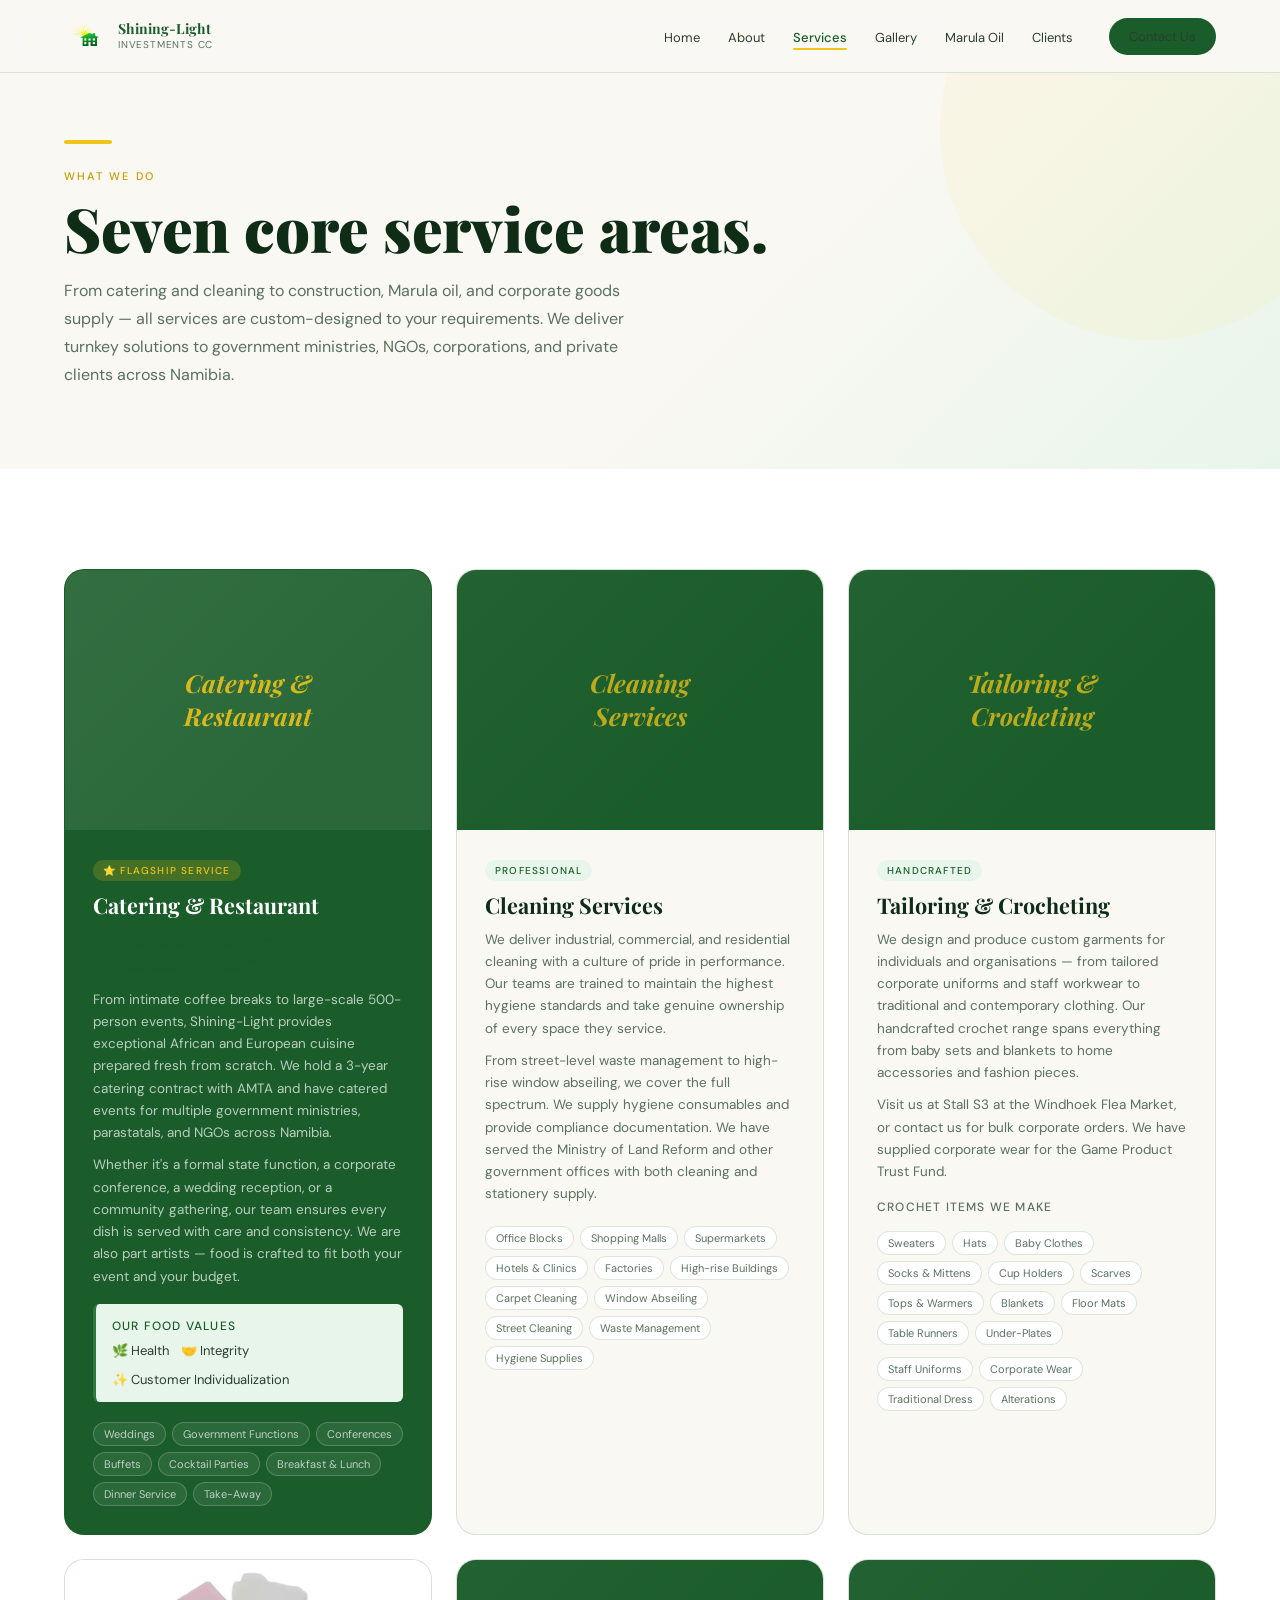
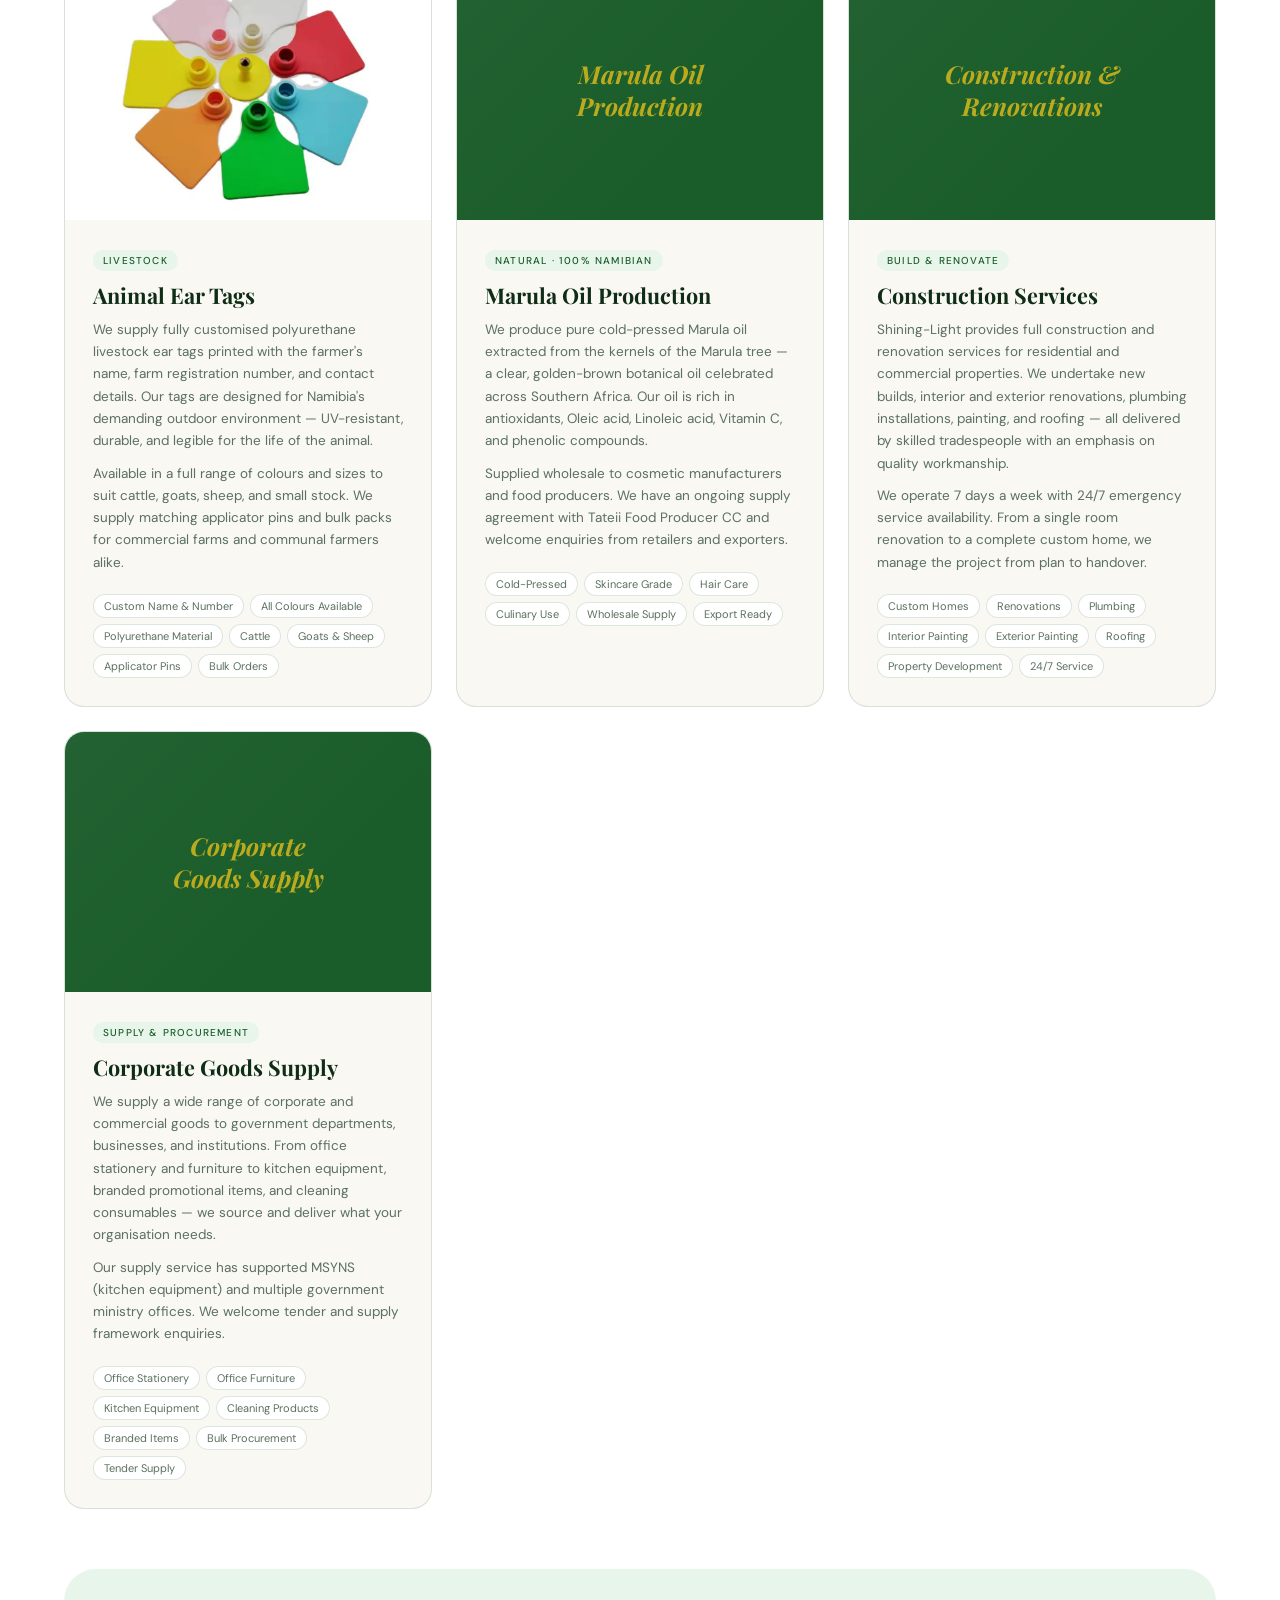
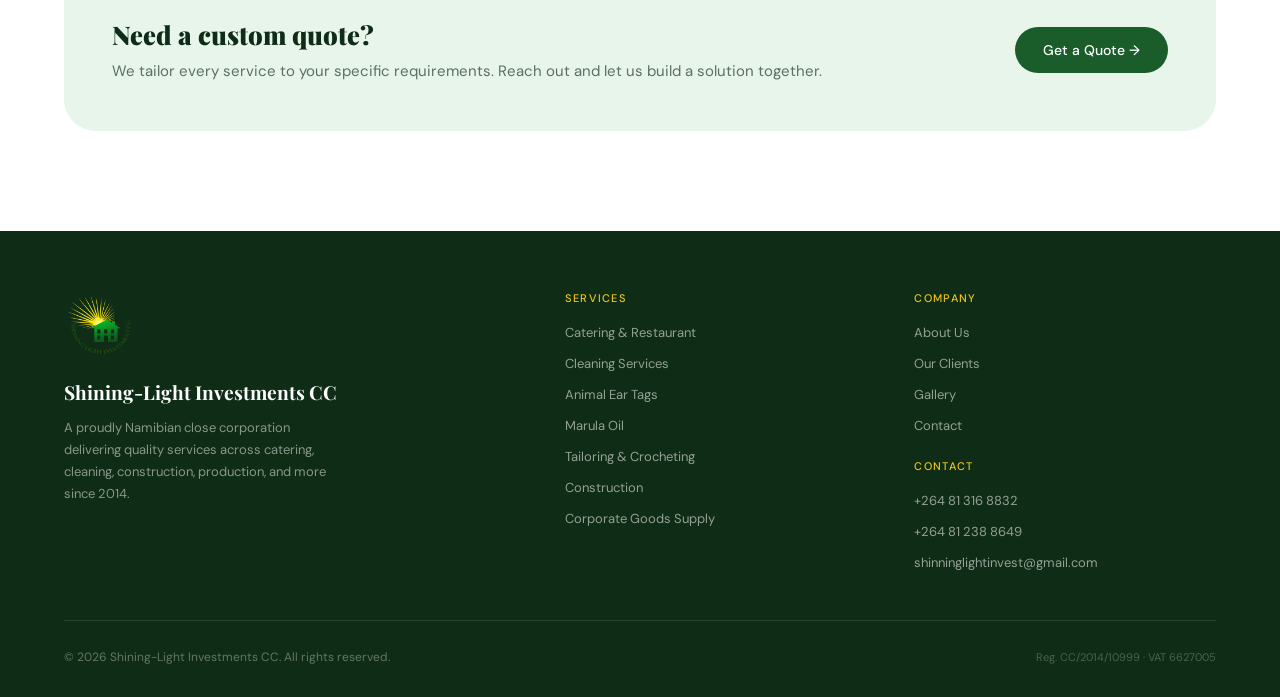
<file: services.html>
<!DOCTYPE html>
<html lang="en">
<head>
  <meta charset="UTF-8" />
  <meta name="viewport" content="width=device-width, initial-scale=1.0" />
  <title>Our Services | Shining-Light Investments CC</title>
  <link rel="preconnect" href="https://fonts.googleapis.com" />
  <link rel="preconnect" href="https://fonts.gstatic.com" crossorigin />
  <link href="https://fonts.googleapis.com/css2?family=Playfair+Display:ital,wght@0,700;0,900;1,700&family=DM+Sans:ital,opsz,wght@0,9..40,300;0,9..40,400;0,9..40,500;1,9..40,300&display=swap" rel="stylesheet" />
  <link rel="stylesheet" href="./style.css" />
</head>
<body>

<!-- NAV -->
<nav id="navbar">
  <div class="nav-inner">
    <a class="nav-logo" href="index.html">
      <img src="./assets/logo/logo-notext.png" alt="Shining-Light Investments CC" onerror="this.style.display='none'" />
      <div class="nav-logo-text">
        <span class="top">Shining-Light</span>
        <span class="sub">Investments CC</span>
      </div>
    </a>
    <ul class="nav-links">
      <li><a href="index.html">Home</a></li>
      <li><a href="about.html">About</a></li>
      <li><a href="services.html" class="active">Services</a></li>
      <li><a href="gallery.html">Gallery</a></li>
      <li><a href="marula.html">Marula Oil</a></li>
      <li><a href="clients.html">Clients</a></li>
      <li><a href="contact.html" class="btn-primary nav-cta" style="font-size:13px;padding:10px 20px;">Contact Us</a></li>
    </ul>
    <button class="hamburger" id="hamburger" aria-label="Open menu">
      <span></span><span></span><span></span>
    </button>
  </div>
</nav>

<!-- PAGE BANNER -->
<div class="page-banner">
  <div class="container">
    <div class="gold-bar"></div>
    <p class="section-label">What We Do</p>
    <h1 class="page-banner-title">Seven core service areas.</h1>
    <p class="page-banner-desc">From catering and cleaning to construction, Marula oil, and corporate goods supply — all services are custom-designed to your requirements. We deliver turnkey solutions to government ministries, NGOs, corporations, and private clients across Namibia.</p>
  </div>
</div>

<!-- SERVICES -->
<section class="services-section">
  <div class="container">
    <div class="services-grid">

      <!-- Catering — Flagship -->
      <div class="service-card featured">
        <div class="svc-cover--brand" style="height:260px;">
          <span class="svc-brand-label">Catering &amp;<br />Restaurant</span>
        </div>
        <div class="service-body">
          <span class="service-tag">⭐ Flagship Service</span>
          <h2 class="service-name">Catering &amp; Restaurant</h2>
          <p style="font-family:var(--font-display);font-style:italic;font-size:1.1rem;color:var(--green-deep);font-weight:700;margin-bottom:14px;">"Great Food. Great Service. Spectacular Events!"</p>
          <p class="service-desc">
            From intimate coffee breaks to large-scale 500-person events, Shining-Light provides exceptional African and European cuisine prepared fresh from scratch. We hold a 3-year catering contract with AMTA and have catered events for multiple government ministries, parastatals, and NGOs across Namibia.
          </p>
          <p class="service-desc" style="margin-top:10px;">
            Whether it's a formal state function, a corporate conference, a wedding reception, or a community gathering, our team ensures every dish is served with care and consistency. We are also part artists — food is crafted to fit both your event and your budget.
          </p>
          <div style="margin-top:16px;padding:14px 16px;background:var(--green-pale);border-radius:var(--radius-sm);border-left:3px solid var(--green-mid);">
            <p style="font-size:12px;font-weight:500;text-transform:uppercase;letter-spacing:0.1em;color:var(--green-deep);margin-bottom:8px;">Our Food Values</p>
            <div style="display:flex;gap:12px;flex-wrap:wrap;">
              <span style="font-size:13px;color:var(--text-body);">🌿 Health</span>
              <span style="font-size:13px;color:var(--text-body);">🤝 Integrity</span>
              <span style="font-size:13px;color:var(--text-body);">✨ Customer Individualization</span>
            </div>
          </div>
          <div class="service-items" style="margin-top:20px;">
            <span class="service-item-chip">Weddings</span>
            <span class="service-item-chip">Government Functions</span>
            <span class="service-item-chip">Conferences</span>
            <span class="service-item-chip">Buffets</span>
            <span class="service-item-chip">Cocktail Parties</span>
            <span class="service-item-chip">Breakfast &amp; Lunch</span>
            <span class="service-item-chip">Dinner Service</span>
            <span class="service-item-chip">Take-Away</span>
          </div>
        </div>
      </div>

      <!-- Cleaning -->
      <div class="service-card">
        <div class="svc-cover--brand" style="height:260px;">
          <span class="svc-brand-label" style="color:rgba(240,196,25,0.75);">Cleaning<br />Services</span>
        </div>
        <div class="service-body">
          <span class="service-tag">Professional</span>
          <h2 class="service-name">Cleaning Services</h2>
          <p class="service-desc">
            We deliver industrial, commercial, and residential cleaning with a culture of pride in performance. Our teams are trained to maintain the highest hygiene standards and take genuine ownership of every space they service.
          </p>
          <p class="service-desc" style="margin-top:10px;">
            From street-level waste management to high-rise window abseiling, we cover the full spectrum. We supply hygiene consumables and provide compliance documentation. We have served the Ministry of Land Reform and other government offices with both cleaning and stationery supply.
          </p>
          <div class="service-items" style="margin-top:20px;">
            <span class="service-item-chip">Office Blocks</span>
            <span class="service-item-chip">Shopping Malls</span>
            <span class="service-item-chip">Supermarkets</span>
            <span class="service-item-chip">Hotels &amp; Clinics</span>
            <span class="service-item-chip">Factories</span>
            <span class="service-item-chip">High-rise Buildings</span>
            <span class="service-item-chip">Carpet Cleaning</span>
            <span class="service-item-chip">Window Abseiling</span>
            <span class="service-item-chip">Street Cleaning</span>
            <span class="service-item-chip">Waste Management</span>
            <span class="service-item-chip">Hygiene Supplies</span>
          </div>
        </div>
      </div>

      <!-- Tailoring -->
      <div class="service-card">
        <div class="svc-cover--brand" style="height:260px;">
          <span class="svc-brand-label" style="color:rgba(240,196,25,0.75);">Tailoring &amp;<br />Crocheting</span>
        </div>
        <div class="service-body">
          <span class="service-tag">Handcrafted</span>
          <h2 class="service-name">Tailoring &amp; Crocheting</h2>
          <p class="service-desc">
            We design and produce custom garments for individuals and organisations — from tailored corporate uniforms and staff workwear to traditional and contemporary clothing. Our handcrafted crochet range spans everything from baby sets and blankets to home accessories and fashion pieces.
          </p>
          <p class="service-desc" style="margin-top:10px;">
            Visit us at Stall S3 at the Windhoek Flea Market, or contact us for bulk corporate orders. We have supplied corporate wear for the Game Product Trust Fund.
          </p>
          <div style="margin-top:16px;margin-bottom:8px;">
            <p style="font-size:12px;font-weight:500;text-transform:uppercase;letter-spacing:0.1em;color:var(--text-muted);margin-bottom:10px;">Crochet Items We Make</p>
            <div class="service-items">
              <span class="service-item-chip">Sweaters</span>
              <span class="service-item-chip">Hats</span>
              <span class="service-item-chip">Baby Clothes</span>
              <span class="service-item-chip">Socks &amp; Mittens</span>
              <span class="service-item-chip">Cup Holders</span>
              <span class="service-item-chip">Scarves</span>
              <span class="service-item-chip">Tops &amp; Warmers</span>
              <span class="service-item-chip">Blankets</span>
              <span class="service-item-chip">Floor Mats</span>
              <span class="service-item-chip">Table Runners</span>
              <span class="service-item-chip">Under-Plates</span>
            </div>
          </div>
          <div class="service-items" style="margin-top:12px;">
            <span class="service-item-chip">Staff Uniforms</span>
            <span class="service-item-chip">Corporate Wear</span>
            <span class="service-item-chip">Traditional Dress</span>
            <span class="service-item-chip">Alterations</span>
          </div>
        </div>
      </div>

      <!-- Ear Tags -->
      <div class="service-card">
        <div class="svc-cover" style="height:260px;">
          <img src="./assets/images/39777.jpg" alt="Customised polyurethane livestock ear tags — various colours" />
        </div>
        <div class="service-body">
          <span class="service-tag">Livestock</span>
          <h2 class="service-name">Animal Ear Tags</h2>
          <p class="service-desc">
            We supply fully customised polyurethane livestock ear tags printed with the farmer's name, farm registration number, and contact details. Our tags are designed for Namibia's demanding outdoor environment — UV-resistant, durable, and legible for the life of the animal.
          </p>
          <p class="service-desc" style="margin-top:10px;">
            Available in a full range of colours and sizes to suit cattle, goats, sheep, and small stock. We supply matching applicator pins and bulk packs for commercial farms and communal farmers alike.
          </p>
          <div class="service-items" style="margin-top:20px;">
            <span class="service-item-chip">Custom Name &amp; Number</span>
            <span class="service-item-chip">All Colours Available</span>
            <span class="service-item-chip">Polyurethane Material</span>
            <span class="service-item-chip">Cattle</span>
            <span class="service-item-chip">Goats &amp; Sheep</span>
            <span class="service-item-chip">Applicator Pins</span>
            <span class="service-item-chip">Bulk Orders</span>
          </div>
        </div>
      </div>

      <!-- Marula Oil -->
      <div class="service-card">
        <div class="svc-cover--brand" style="height:260px;">
          <span class="svc-brand-label" style="color:rgba(240,196,25,0.75);">Marula Oil<br />Production</span>
        </div>
        <div class="service-body">
          <span class="service-tag">Natural · 100% Namibian</span>
          <h2 class="service-name">Marula Oil Production</h2>
          <p class="service-desc">
            We produce pure cold-pressed Marula oil extracted from the kernels of the Marula tree — a clear, golden-brown botanical oil celebrated across Southern Africa. Our oil is rich in antioxidants, Oleic acid, Linoleic acid, Vitamin C, and phenolic compounds.
          </p>
          <p class="service-desc" style="margin-top:10px;">
            Supplied wholesale to cosmetic manufacturers and food producers. We have an ongoing supply agreement with Tateii Food Producer CC and welcome enquiries from retailers and exporters.
          </p>
          <div class="service-items" style="margin-top:20px;">
            <span class="service-item-chip">Cold-Pressed</span>
            <span class="service-item-chip">Skincare Grade</span>
            <span class="service-item-chip">Hair Care</span>
            <span class="service-item-chip">Culinary Use</span>
            <span class="service-item-chip">Wholesale Supply</span>
            <span class="service-item-chip">Export Ready</span>
          </div>
        </div>
      </div>

      <!-- Construction -->
      <div class="service-card">
        <div class="svc-cover--brand" style="height:260px;">
          <span class="svc-brand-label" style="color:rgba(240,196,25,0.75);">Construction &amp;<br />Renovations</span>
        </div>
        <div class="service-body">
          <span class="service-tag">Build &amp; Renovate</span>
          <h2 class="service-name">Construction Services</h2>
          <p class="service-desc">
            Shining-Light provides full construction and renovation services for residential and commercial properties. We undertake new builds, interior and exterior renovations, plumbing installations, painting, and roofing — all delivered by skilled tradespeople with an emphasis on quality workmanship.
          </p>
          <p class="service-desc" style="margin-top:10px;">
            We operate 7 days a week with 24/7 emergency service availability. From a single room renovation to a complete custom home, we manage the project from plan to handover.
          </p>
          <div class="service-items" style="margin-top:20px;">
            <span class="service-item-chip">Custom Homes</span>
            <span class="service-item-chip">Renovations</span>
            <span class="service-item-chip">Plumbing</span>
            <span class="service-item-chip">Interior Painting</span>
            <span class="service-item-chip">Exterior Painting</span>
            <span class="service-item-chip">Roofing</span>
            <span class="service-item-chip">Property Development</span>
            <span class="service-item-chip">24/7 Service</span>
          </div>
        </div>
      </div>

      <!-- Corporate Goods Supply -->
      <div class="service-card">
        <div class="svc-cover--brand" style="height:260px;">
          <span class="svc-brand-label" style="color:rgba(240,196,25,0.75);">Corporate<br />Goods Supply</span>
        </div>
        <div class="service-body">
          <span class="service-tag">Supply &amp; Procurement</span>
          <h2 class="service-name">Corporate Goods Supply</h2>
          <p class="service-desc">
            We supply a wide range of corporate and commercial goods to government departments, businesses, and institutions. From office stationery and furniture to kitchen equipment, branded promotional items, and cleaning consumables — we source and deliver what your organisation needs.
          </p>
          <p class="service-desc" style="margin-top:10px;">
            Our supply service has supported MSYNS (kitchen equipment) and multiple government ministry offices. We welcome tender and supply framework enquiries.
          </p>
          <div class="service-items" style="margin-top:20px;">
            <span class="service-item-chip">Office Stationery</span>
            <span class="service-item-chip">Office Furniture</span>
            <span class="service-item-chip">Kitchen Equipment</span>
            <span class="service-item-chip">Cleaning Products</span>
            <span class="service-item-chip">Branded Items</span>
            <span class="service-item-chip">Bulk Procurement</span>
            <span class="service-item-chip">Tender Supply</span>
          </div>
        </div>
      </div>

    </div>

    <!-- CTA -->
    <div style="margin-top:60px;padding:48px;background:var(--green-pale);border-radius:var(--radius-xl);display:flex;align-items:center;justify-content:space-between;gap:24px;flex-wrap:wrap;">
      <div>
        <h3 style="font-family:var(--font-display);font-size:1.6rem;font-weight:900;color:var(--text-dark);margin-bottom:8px;">Need a custom quote?</h3>
        <p style="font-size:15px;color:var(--text-muted);line-height:1.6;">We tailor every service to your specific requirements. Reach out and let us build a solution together.</p>
      </div>
      <a href="contact.html" class="btn-primary" style="flex-shrink:0;">Get a Quote →</a>
    </div>
  </div>
</section>

<!-- FOOTER -->
<footer>
  <div class="container">
    <div class="footer-grid">
      <div class="footer-brand">
        <img src="./assets/logo/logo.png" alt="Shining-Light Investments CC" class="footer-logo" onerror="this.style.display='none'" />
        <div class="logo-text">Shining-Light Investments CC</div>
        <p>A proudly Namibian close corporation delivering quality services across catering, cleaning, construction, production, and more since 2014.</p>
      </div>
      <div class="footer-col">
        <h4>Services</h4>
        <ul>
          <li><a href="services.html">Catering &amp; Restaurant</a></li>
          <li><a href="services.html">Cleaning Services</a></li>
          <li><a href="services.html">Animal Ear Tags</a></li>
          <li><a href="marula.html">Marula Oil</a></li>
          <li><a href="services.html">Tailoring &amp; Crocheting</a></li>
          <li><a href="services.html">Construction</a></li>
          <li><a href="services.html">Corporate Goods Supply</a></li>
        </ul>
      </div>
      <div class="footer-col">
        <h4>Company</h4>
        <ul>
          <li><a href="about.html">About Us</a></li>
          <li><a href="clients.html">Our Clients</a></li>
          <li><a href="gallery.html">Gallery</a></li>
          <li><a href="contact.html">Contact</a></li>
        </ul>
        <h4 style="margin-top:24px;">Contact</h4>
        <ul>
          <li><a href="tel:+26481316832">+264 81 316 8832</a></li>
          <li><a href="tel:+26481238649">+264 81 238 8649</a></li>
          <li><a href="mailto:shinninglightinvest@gmail.com">shinninglightinvest@gmail.com</a></li>
        </ul>
      </div>
    </div>
    <div class="footer-bottom">
      <p>&copy; 2026 Shining-Light Investments CC. All rights reserved.</p>
      <div class="reg-info">Reg. CC/2014/10999 · VAT 6627005</div>
    </div>
  </div>
</footer>

<script>
  const navbar = document.getElementById('navbar');
  window.addEventListener('scroll', () => {
    navbar.classList.toggle('scrolled', window.scrollY > 40);
  });
  const hamburger = document.getElementById('hamburger');
  hamburger.addEventListener('click', () => {
    const links = document.querySelector('.nav-links');
    if (!links) return;
    if (links.style.display === 'flex') {
      links.style.display = '';
    } else {
      links.style.cssText = 'display:flex;flex-direction:column;position:fixed;top:72px;left:0;right:0;background:var(--cream);padding:24px;gap:20px;border-bottom:1px solid var(--border);z-index:99;';
    }
  });
</script>
</body>
</html>
</file>
<file: style.css>
/* ── TOKENS ── */
:root {
  --green-deep:   #1a5c2a;
  --green-mid:    #2d7a3a;
  --green-light:  #4a9e5c;
  --green-pale:   #e8f5eb;
  --gold:         #f0c419;
  --gold-deep:    #c99a00;
  --gold-pale:    #fdf6d8;
  --cream:        #faf8f3;
  --earth:        #5c4a2a;
  --earth-light:  #8a7055;
  --white:        #ffffff;
  --text-dark:    #0f2d16;
  --text-body:    #2c3e2e;
  --text-muted:   #5a7060;
  --border:       rgba(26,92,42,0.15);

  --font-display: 'Playfair Display', Georgia, serif;
  --font-body:    'DM Sans', system-ui, sans-serif;

  --radius-sm:    6px;
  --radius-md:    12px;
  --radius-lg:    20px;
  --radius-xl:    32px;

  --shadow-card:  0 2px 24px rgba(26,92,42,0.10);
  --shadow-hover: 0 8px 40px rgba(26,92,42,0.18);
}

/* ── RESET ── */
*, *::before, *::after { box-sizing: border-box; margin: 0; padding: 0; }
html { scroll-behavior: smooth; font-size: 16px; }
body {
  font-family: var(--font-body);
  color: var(--text-body);
  background: var(--cream);
  overflow-x: hidden;
}
img { display: block; max-width: 100%; }
a { text-decoration: none; color: inherit; }

/* ── UTILITIES ── */
.container { max-width: 1200px; margin: 0 auto; padding: 0 24px; }
.section-label {
  font-family: var(--font-body);
  font-size: 11px;
  font-weight: 500;
  letter-spacing: 0.2em;
  text-transform: uppercase;
  color: var(--gold-deep);
  margin-bottom: 12px;
}
.section-heading {
  font-family: var(--font-display);
  font-size: clamp(2rem, 4vw, 3rem);
  font-weight: 900;
  color: var(--text-dark);
  line-height: 1.1;
}
.btn-primary {
  display: inline-flex;
  align-items: center;
  gap: 8px;
  background: var(--green-deep);
  color: #fff;
  font-family: var(--font-body);
  font-size: 14px;
  font-weight: 500;
  padding: 14px 28px;
  border-radius: 100px;
  border: none;
  cursor: pointer;
  transition: background 0.25s, transform 0.2s;
}
.btn-primary:hover { background: var(--green-mid); transform: translateY(-2px); }
.btn-outline {
  display: inline-flex;
  align-items: center;
  gap: 8px;
  background: transparent;
  color: var(--green-deep);
  font-family: var(--font-body);
  font-size: 14px;
  font-weight: 500;
  padding: 13px 28px;
  border-radius: 100px;
  border: 1.5px solid var(--green-deep);
  cursor: pointer;
  transition: all 0.25s;
}
.btn-outline:hover { background: var(--green-pale); }
.btn-ghost {
  display: inline-flex;
  align-items: center;
  gap: 8px;
  background: transparent;
  color: var(--gold);
  font-family: var(--font-body);
  font-size: 14px;
  font-weight: 500;
  padding: 12px 24px;
  border-radius: 100px;
  border: 1.5px solid rgba(240,196,25,0.5);
  cursor: pointer;
  transition: all 0.25s;
}
.btn-ghost:hover { background: rgba(240,196,25,0.12); border-color: var(--gold); }
.btn-dark {
  display: inline-flex;
  align-items: center;
  gap: 8px;
  background: var(--text-dark);
  color: #fff;
  font-family: var(--font-body);
  font-size: 14px;
  font-weight: 500;
  padding: 14px 32px;
  border-radius: 100px;
  border: none;
  cursor: pointer;
  transition: background 0.25s, transform 0.2s;
}
.btn-dark:hover { background: var(--green-deep); transform: translateY(-2px); }
.gold-bar {
  display: inline-block;
  width: 48px;
  height: 4px;
  background: var(--gold);
  border-radius: 2px;
  margin-bottom: 20px;
}

/* ── NAV ── */
nav {
  position: fixed;
  top: 0; left: 0; right: 0;
  z-index: 100;
  background: rgba(250,248,243,0.92);
  backdrop-filter: blur(12px);
  -webkit-backdrop-filter: blur(12px);
  border-bottom: 1px solid var(--border);
  transition: box-shadow 0.3s;
}
nav.scrolled { box-shadow: 0 2px 20px rgba(26,92,42,0.12); }
.nav-inner {
  display: flex;
  align-items: center;
  justify-content: space-between;
  padding: 14px 24px;
  max-width: 1200px;
  margin: 0 auto;
}
.nav-logo {
  display: flex;
  align-items: center;
  gap: 10px;
  flex-shrink: 0;
}
.nav-logo img {
  width: 44px;
  height: 44px;
  object-fit: contain;
}
.nav-logo-text { display: flex; flex-direction: column; }
.nav-logo-text .top {
  font-family: var(--font-display);
  font-size: 14px;
  font-weight: 700;
  color: var(--green-deep);
  line-height: 1.2;
}
.nav-logo-text .sub {
  font-size: 10px;
  font-weight: 400;
  color: var(--text-muted);
  letter-spacing: 0.08em;
  text-transform: uppercase;
}
.nav-links {
  display: flex;
  align-items: center;
  gap: 28px;
  list-style: none;
}
.nav-links a {
  font-size: 13px;
  font-weight: 400;
  color: var(--text-body);
  transition: color 0.2s;
  position: relative;
}
.nav-links a:hover { color: var(--green-deep); }
/* Active nav state */
.nav-links a.active {
  color: var(--green-deep);
  font-weight: 500;
}
.nav-links a.active:not(.btn-primary)::after {
  content: '';
  position: absolute;
  bottom: -4px;
  left: 0; right: 0;
  height: 2px;
  background: var(--gold);
  border-radius: 2px;
}
.nav-links a.btn-primary.active {
  box-shadow: 0 0 0 2px rgba(240,196,25,0.6);
}
.nav-cta { margin-left: 8px; }
.hamburger {
  display: none;
  flex-direction: column;
  gap: 5px;
  cursor: pointer;
  padding: 4px;
  background: none;
  border: none;
}
.hamburger span {
  display: block;
  width: 22px;
  height: 2px;
  background: var(--green-deep);
  border-radius: 2px;
  transition: all 0.3s;
}

/* ── INNER PAGE BANNER ── */
.page-banner {
  background: linear-gradient(135deg, var(--cream) 58%, var(--green-pale) 100%);
  padding: 140px 0 80px;
  position: relative;
  overflow: hidden;
}
.page-banner::before {
  content: '';
  position: absolute;
  top: -80px; right: -80px;
  width: 420px; height: 420px;
  border-radius: 50%;
  background: rgba(240,196,25,0.06);
  pointer-events: none;
}
.page-banner-title {
  font-family: var(--font-display);
  font-size: clamp(2.4rem, 5vw, 3.8rem);
  font-weight: 900;
  color: var(--text-dark);
  line-height: 1.08;
  margin-bottom: 16px;
}
.page-banner-desc {
  font-size: 16px;
  color: var(--text-muted);
  line-height: 1.75;
  max-width: 580px;
}

/* ── HERO ── */
#hero {
  min-height: 100vh;
  display: flex;
  align-items: center;
  position: relative;
  overflow: hidden;
  background: linear-gradient(135deg, var(--cream) 60%, var(--green-pale) 100%);
  padding-top: 80px;
}
.hero-sunray {
  position: absolute;
  top: -100px;
  right: -100px;
  width: 700px;
  height: 700px;
  pointer-events: none;
}
.hero-content {
  position: relative;
  z-index: 2;
  max-width: 680px;
}
.hero-badge {
  display: inline-flex;
  align-items: center;
  gap: 8px;
  background: var(--green-pale);
  border: 1px solid var(--border);
  border-radius: 100px;
  padding: 6px 16px;
  font-size: 12px;
  font-weight: 500;
  color: var(--green-deep);
  margin-bottom: 28px;
}
.hero-badge .dot {
  width: 6px; height: 6px;
  border-radius: 50%;
  background: var(--gold);
}
.hero-heading {
  font-family: var(--font-display);
  font-size: clamp(2.8rem, 6vw, 5rem);
  font-weight: 900;
  line-height: 1.05;
  color: var(--text-dark);
  margin-bottom: 24px;
}
.hero-heading em { font-style: italic; color: var(--green-mid); }
.hero-sub {
  font-size: 17px;
  font-weight: 300;
  color: var(--text-muted);
  line-height: 1.7;
  max-width: 520px;
  margin-bottom: 40px;
}
.hero-actions {
  display: flex;
  align-items: center;
  gap: 16px;
  flex-wrap: wrap;
  margin-bottom: 60px;
}
.hero-stats {
  display: flex;
  gap: 40px;
  flex-wrap: wrap;
}
.hero-stat-num {
  font-family: var(--font-display);
  font-size: 2.2rem;
  font-weight: 700;
  color: var(--green-deep);
  line-height: 1;
}
.hero-stat-label {
  font-size: 12px;
  color: var(--text-muted);
  margin-top: 4px;
}
.hero-image-col {
  position: absolute;
  right: 0; top: 0; bottom: 0;
  width: 42%;
  display: flex;
  align-items: center;
  justify-content: center;
  padding: 100px 48px 60px;
}
.hero-logo-display {
  width: 100%;
  max-width: 380px;
  filter: drop-shadow(0 20px 60px rgba(26,92,42,0.2));
  animation: floatLogo 6s ease-in-out infinite;
}
@keyframes floatLogo {
  0%, 100% { transform: translateY(0); }
  50% { transform: translateY(-16px); }
}

/* ── MARQUEE BAND ── */
.marquee-band {
  background: var(--green-deep);
  color: #fff;
  padding: 16px 0;
  overflow: hidden;
  white-space: nowrap;
}
.marquee-track {
  display: inline-flex;
  animation: marquee 28s linear infinite;
}
.marquee-item {
  display: inline-flex;
  align-items: center;
  gap: 12px;
  font-size: 13px;
  font-weight: 400;
  letter-spacing: 0.05em;
  padding: 0 32px;
  text-transform: uppercase;
}
.marquee-dot { color: var(--gold); font-size: 20px; line-height: 1; }
@keyframes marquee {
  from { transform: translateX(0); }
  to { transform: translateX(-50%); }
}

/* ── ABOUT PREVIEW STRIP ── */
.about-preview {
  padding: 80px 0;
  background: var(--green-deep);
  color: #fff;
  position: relative;
  overflow: hidden;
}
.about-preview::before {
  content: '';
  position: absolute;
  top: -80px; right: -80px;
  width: 360px; height: 360px;
  border-radius: 50%;
  background: rgba(240,196,25,0.07);
  pointer-events: none;
}
.about-preview::after {
  content: '';
  position: absolute;
  bottom: -100px; left: -60px;
  width: 300px; height: 300px;
  border-radius: 50%;
  background: rgba(255,255,255,0.04);
  pointer-events: none;
}
.about-preview-inner {
  display: grid;
  grid-template-columns: 1fr 1fr;
  gap: 72px;
  align-items: center;
  position: relative;
  z-index: 1;
}
.about-preview-blockquote {
  font-family: var(--font-display);
  font-size: clamp(1.35rem, 2.5vw, 1.9rem);
  font-style: italic;
  font-weight: 700;
  line-height: 1.45;
  color: #fff;
  margin-bottom: 16px;
}
.about-preview-source {
  font-size: 11px;
  color: rgba(255,255,255,0.45);
  text-transform: uppercase;
  letter-spacing: 0.12em;
}
.about-preview-body {
  font-size: 15px;
  line-height: 1.8;
  color: rgba(255,255,255,0.72);
  margin-bottom: 28px;
}

/* ── CLIENT STRIP (home) ── */
.client-strip {
  padding: 40px 0;
  background: var(--white);
  border-top: 1px solid var(--border);
  border-bottom: 1px solid var(--border);
}
.client-strip-label {
  text-align: center;
  font-size: 11px;
  font-weight: 500;
  letter-spacing: 0.18em;
  text-transform: uppercase;
  color: var(--text-muted);
  margin-bottom: 24px;
}
.client-strip-overflow { overflow: hidden; }
.client-strip-track {
  display: flex;
  width: max-content;
  animation: clientScroll 34s linear infinite;
}
.client-strip-item {
  display: inline-flex;
  align-items: center;
  gap: 10px;
  padding: 0 36px;
  font-size: 14px;
  font-weight: 500;
  color: var(--text-dark);
  white-space: nowrap;
  border-right: 1px solid var(--border);
}
.client-strip-item:last-child { border-right: none; }
.cdot { width: 6px; height: 6px; border-radius: 50%; background: var(--gold); flex-shrink: 0; }
@keyframes clientScroll {
  from { transform: translateX(0); }
  to { transform: translateX(-50%); }
}

/* ── SERVICES (shared) ── */
.services-section {
  padding: 100px 0;
  background: var(--white);
}
.services-header {
  display: flex;
  align-items: flex-end;
  justify-content: space-between;
  margin-bottom: 60px;
  gap: 24px;
  flex-wrap: wrap;
}
.services-grid {
  display: grid;
  grid-template-columns: repeat(auto-fit, minmax(300px, 1fr));
  gap: 24px;
}
.service-card {
  border-radius: var(--radius-lg);
  overflow: hidden;
  border: 1px solid var(--border);
  background: var(--cream);
  transition: transform 0.3s, box-shadow 0.3s;
  cursor: default;
}
.service-card:hover {
  transform: translateY(-6px);
  box-shadow: var(--shadow-hover);
}
.service-card.featured {
  background: var(--green-deep);
  border-color: transparent;
  color: #fff;
}
/* Service cover: real image or brand card */
.svc-cover {
  width: 100%;
  height: 220px;
  overflow: hidden;
  position: relative;
}
.svc-cover img {
  width: 100%; height: 100%;
  object-fit: cover;
  display: block;
}
.svc-cover--brand {
  display: flex;
  align-items: center;
  justify-content: center;
  background: var(--green-deep);
  height: 220px;
  position: relative;
  overflow: hidden;
}
.svc-cover--brand::before {
  content: '';
  position: absolute; inset: 0;
  background: linear-gradient(135deg, rgba(255,255,255,0.04) 0%, transparent 70%);
}
.svc-brand-label {
  font-family: var(--font-display);
  font-size: 1.55rem;
  font-weight: 700;
  font-style: italic;
  color: rgba(240,196,25,0.88);
  text-align: center;
  padding: 0 24px;
  position: relative;
  z-index: 1;
  line-height: 1.3;
}
.service-card.featured .svc-cover--brand {
  background: rgba(255,255,255,0.07);
}
.service-body { padding: 28px; }
.service-tag {
  display: inline-block;
  font-size: 10px;
  font-weight: 500;
  letter-spacing: 0.12em;
  text-transform: uppercase;
  background: var(--green-pale);
  color: var(--green-deep);
  padding: 4px 10px;
  border-radius: 100px;
  margin-bottom: 12px;
}
.service-card.featured .service-tag {
  background: rgba(240,196,25,0.2);
  color: var(--gold);
}
.service-name {
  font-family: var(--font-display);
  font-size: 1.35rem;
  font-weight: 700;
  color: var(--text-dark);
  margin-bottom: 10px;
  line-height: 1.2;
}
.service-card.featured .service-name { color: #fff; }
.service-desc {
  font-size: 13.5px;
  line-height: 1.65;
  color: var(--text-muted);
}
.service-card.featured .service-desc { color: rgba(255,255,255,0.7); }
.service-items {
  margin-top: 16px;
  display: flex;
  flex-wrap: wrap;
  gap: 6px;
}
.service-item-chip {
  font-size: 11px;
  padding: 4px 10px;
  border-radius: 100px;
  border: 1px solid var(--border);
  color: var(--text-muted);
  background: var(--white);
}
.service-card.featured .service-item-chip {
  border-color: rgba(255,255,255,0.2);
  background: rgba(255,255,255,0.08);
  color: rgba(255,255,255,0.7);
}

/* ── ABOUT (index) ── */
#about { padding: 100px 0; position: relative; }
.about-grid {
  display: grid;
  grid-template-columns: 1fr 1fr;
  gap: 80px;
  align-items: center;
}
.about-visual { position: relative; }
.about-card-big {
  background: var(--green-deep);
  border-radius: var(--radius-xl);
  padding: 48px;
  color: #fff;
  position: relative;
  overflow: hidden;
}
.about-card-big::before {
  content: '';
  position: absolute;
  top: -40px; right: -40px;
  width: 200px; height: 200px;
  border-radius: 50%;
  background: rgba(240,196,25,0.15);
}
.about-card-big::after {
  content: '';
  position: absolute;
  bottom: -60px; left: -30px;
  width: 160px; height: 160px;
  border-radius: 50%;
  background: rgba(255,255,255,0.05);
}
.about-quote {
  font-family: var(--font-display);
  font-size: 1.5rem;
  font-weight: 700;
  font-style: italic;
  line-height: 1.4;
  color: #fff;
  position: relative;
  z-index: 1;
  margin-bottom: 20px;
}
.about-quote-source {
  font-size: 12px;
  color: rgba(255,255,255,0.6);
  letter-spacing: 0.1em;
  text-transform: uppercase;
  position: relative;
  z-index: 1;
}
.about-card-float {
  position: absolute;
  bottom: -28px; right: -24px;
  background: var(--gold);
  border-radius: var(--radius-md);
  padding: 20px 24px;
  box-shadow: var(--shadow-card);
}
.about-card-float .num {
  font-family: var(--font-display);
  font-size: 2rem;
  font-weight: 900;
  color: var(--text-dark);
}
.about-card-float .lbl { font-size: 11px; color: var(--earth); font-weight: 500; }
.about-text .mission {
  background: var(--green-pale);
  border-left: 3px solid var(--green-mid);
  border-radius: 0 var(--radius-sm) var(--radius-sm) 0;
  padding: 20px 24px;
  font-size: 14px;
  line-height: 1.7;
  color: var(--text-body);
  margin: 28px 0;
  font-style: italic;
}
.values-list { display: flex; flex-direction: column; gap: 12px; }
.value-item { display: flex; align-items: flex-start; gap: 12px; }
.value-icon {
  width: 36px; height: 36px;
  border-radius: 50%;
  background: var(--green-pale);
  display: flex;
  align-items: center;
  justify-content: center;
  flex-shrink: 0;
}
.value-icon svg { width: 18px; height: 18px; fill: none; stroke: var(--green-mid); stroke-width: 1.8; stroke-linecap: round; stroke-linejoin: round; }
.value-text strong { font-size: 14px; font-weight: 500; color: var(--text-dark); display: block; }
.value-text span { font-size: 13px; color: var(--text-muted); }

/* ── GALLERY MASONRY ── */
#gallery { padding: 100px 0; background: var(--cream); }
.gallery-intro { max-width: 560px; margin-bottom: 60px; }
.gallery-intro p { margin-top: 16px; font-size: 15px; color: var(--text-muted); line-height: 1.7; }
.gallery-masonry {
  columns: 3;
  column-gap: 16px;
}
.gallery-masonry-item {
  break-inside: avoid;
  margin-bottom: 16px;
  border-radius: var(--radius-md);
  overflow: hidden;
}
.gallery-masonry-item img {
  width: 100%;
  display: block;
}
.gallery-blank {
  display: flex;
  align-items: center;
  justify-content: center;
  background: var(--green-deep);
  border-radius: var(--radius-md);
  position: relative;
  overflow: hidden;
}
.gallery-blank::before {
  content: '';
  position: absolute; inset: 0;
  background: linear-gradient(145deg, rgba(255,255,255,0.05) 0%, transparent 60%);
}
.gallery-blank.h-tall   { height: 300px; }
.gallery-blank.h-medium { height: 220px; }
.gallery-blank.h-short  { height: 160px; }
.gallery-blank.pale { background: #c8e6cf; }
.gallery-blank-label {
  font-family: var(--font-display);
  font-size: 1.35rem;
  font-weight: 700;
  font-style: italic;
  color: rgba(240,196,25,0.9);
  text-align: center;
  padding: 0 20px;
  position: relative;
  z-index: 1;
  line-height: 1.35;
}
.gallery-blank.pale .gallery-blank-label { color: var(--green-deep); opacity: 0.65; }
@media (max-width: 900px) { .gallery-masonry { columns: 2; } }
@media (max-width: 560px) { .gallery-masonry { columns: 1; } }

/* ── MARULA OIL SPOTLIGHT ── */
#marula {
  padding: 100px 0;
  background: var(--green-deep);
  color: #fff;
  position: relative;
  overflow: hidden;
}
#marula::before {
  content: '';
  position: absolute;
  top: -80px; right: -80px;
  width: 500px; height: 500px;
  border-radius: 50%;
  background: rgba(240,196,25,0.08);
}
#marula::after {
  content: '';
  position: absolute;
  bottom: -120px; left: -60px;
  width: 400px; height: 400px;
  border-radius: 50%;
  background: rgba(255,255,255,0.04);
}
.marula-grid {
  display: grid;
  grid-template-columns: 1fr 1fr;
  gap: 80px;
  align-items: center;
  position: relative;
  z-index: 1;
}
.marula-heading {
  font-family: var(--font-display);
  font-size: clamp(2rem, 4vw, 3rem);
  font-weight: 900;
  line-height: 1.1;
  margin-bottom: 20px;
}
.marula-heading em { font-style: italic; color: var(--gold); }
.marula-desc {
  font-size: 15px;
  line-height: 1.75;
  color: rgba(255,255,255,0.75);
  margin-bottom: 32px;
}
.marula-uses { display: flex; flex-direction: column; gap: 16px; }
.marula-use {
  display: flex;
  align-items: flex-start;
  gap: 16px;
  padding: 20px;
  border-radius: var(--radius-md);
  background: rgba(255,255,255,0.06);
  border: 1px solid rgba(255,255,255,0.1);
}
.marula-use-icon {
  width: 40px; height: 40px;
  border-radius: 50%;
  background: rgba(240,196,25,0.2);
  display: flex;
  align-items: center;
  justify-content: center;
  flex-shrink: 0;
}
.marula-use-icon svg { width: 20px; height: 20px; fill: none; stroke: var(--gold); stroke-width: 1.8; stroke-linecap: round; stroke-linejoin: round; }
.marula-use strong { display: block; font-size: 14px; font-weight: 500; color: #fff; margin-bottom: 2px; }
.marula-use span { font-size: 13px; color: rgba(255,255,255,0.6); }
.marula-visual { display: flex; align-items: center; justify-content: center; }
.marula-visual-panel {
  width: 100%;
  max-width: 360px;
  aspect-ratio: 3/4;
  border-radius: var(--radius-xl);
  background: rgba(255,255,255,0.06);
  border: 1px solid rgba(255,255,255,0.12);
  display: flex;
  flex-direction: column;
  align-items: center;
  justify-content: center;
  gap: 16px;
  position: relative;
  overflow: hidden;
}
.marula-visual-panel::before {
  content: '';
  position: absolute; inset: 0;
  background: linear-gradient(160deg, rgba(240,196,25,0.06) 0%, transparent 60%);
}
.marula-panel-icon {
  width: 80px; height: 80px;
  border-radius: 50%;
  background: rgba(240,196,25,0.15);
  display: flex;
  align-items: center;
  justify-content: center;
  position: relative;
  z-index: 1;
}
.marula-panel-icon svg { width: 40px; height: 40px; fill: none; stroke: var(--gold); stroke-width: 1.5; stroke-linecap: round; stroke-linejoin: round; }
.marula-panel-name {
  font-family: var(--font-display);
  font-size: 1.6rem;
  font-weight: 900;
  color: rgba(240,196,25,0.75);
  text-align: center;
  position: relative;
  z-index: 1;
  line-height: 1.2;
}
.marula-panel-sub {
  font-size: 11px;
  letter-spacing: 0.14em;
  text-transform: uppercase;
  color: rgba(255,255,255,0.3);
  position: relative;
  z-index: 1;
}

/* Marula process */
.marula-process { padding: 100px 0; background: var(--cream); }
.process-grid {
  display: grid;
  grid-template-columns: repeat(auto-fit, minmax(200px, 1fr));
  gap: 24px;
  margin-top: 48px;
  counter-reset: step-counter;
}
.process-step {
  background: var(--white);
  border-radius: var(--radius-md);
  padding: 32px 24px;
  border: 1px solid var(--border);
  position: relative;
  counter-increment: step-counter;
  transition: box-shadow 0.25s;
}
.process-step:hover { box-shadow: var(--shadow-card); }
.process-step::after {
  content: counter(step-counter, decimal-leading-zero);
  font-family: var(--font-display);
  font-size: 3rem;
  font-weight: 900;
  color: rgba(26,92,42,0.06);
  position: absolute;
  top: 12px; right: 18px;
  line-height: 1;
}
.process-icon {
  width: 44px; height: 44px;
  background: var(--green-pale);
  border-radius: 50%;
  display: flex;
  align-items: center;
  justify-content: center;
  margin-bottom: 20px;
}
.process-icon svg { width: 22px; height: 22px; fill: none; stroke: var(--green-mid); stroke-width: 1.8; stroke-linecap: round; stroke-linejoin: round; }
.process-title {
  font-family: var(--font-display);
  font-size: 1.05rem;
  font-weight: 700;
  color: var(--text-dark);
  margin-bottom: 8px;
}
.process-desc { font-size: 13px; color: var(--text-muted); line-height: 1.65; }

/* Marula CTA strip */
.marula-cta-strip {
  background: var(--gold);
  padding: 64px 0;
  text-align: center;
}
.marula-cta-strip h2 {
  font-family: var(--font-display);
  font-size: clamp(1.6rem, 3vw, 2.3rem);
  font-weight: 900;
  color: var(--text-dark);
  margin-bottom: 12px;
}
.marula-cta-strip p { font-size: 15px; color: var(--earth); margin-bottom: 28px; }

/* ── REFERENCES / CLIENTS ── */
#references { padding: 100px 0; background: var(--white); }
.stats-band {
  background: var(--green-deep);
  padding: 64px 0;
  position: relative;
  overflow: hidden;
}
.stats-band::before {
  content: '';
  position: absolute;
  top: -60px; right: -60px;
  width: 300px; height: 300px;
  border-radius: 50%;
  background: rgba(240,196,25,0.06);
}
.stats-band-grid {
  display: grid;
  grid-template-columns: repeat(4, 1fr);
  gap: 32px;
  text-align: center;
  position: relative;
  z-index: 1;
}
.sband-num {
  font-family: var(--font-display);
  font-size: 3rem;
  font-weight: 900;
  color: var(--gold);
  line-height: 1;
  margin-bottom: 8px;
}
.sband-label { font-size: 13px; color: rgba(255,255,255,0.6); line-height: 1.4; }
@media (max-width: 700px) { .stats-band-grid { grid-template-columns: repeat(2, 1fr); } }

.clients-grid-full {
  display: grid;
  grid-template-columns: repeat(auto-fill, minmax(280px, 1fr));
  gap: 20px;
  margin-top: 48px;
}
.client-card-pro {
  background: var(--white);
  border: 1px solid var(--border);
  border-radius: var(--radius-md);
  padding: 28px 28px 28px 36px;
  transition: all 0.25s;
  position: relative;
  overflow: hidden;
}
.client-card-pro::before {
  content: '';
  position: absolute;
  top: 0; left: 0;
  width: 5px; height: 100%;
  background: linear-gradient(to bottom, var(--green-deep), var(--green-mid));
}
.client-card-pro:hover {
  box-shadow: var(--shadow-hover);
  transform: translateY(-3px);
  border-color: var(--green-light);
}
.client-name {
  font-family: var(--font-display);
  font-size: 1.05rem;
  font-weight: 700;
  color: var(--text-dark);
  margin-bottom: 4px;
  line-height: 1.3;
}
.client-type { font-size: 11px; font-weight: 500; text-transform: uppercase; letter-spacing: 0.1em; color: var(--text-muted); margin-bottom: 14px; }
.client-service-badge {
  display: inline-block;
  font-size: 11px;
  padding: 4px 12px;
  background: var(--green-pale);
  color: var(--green-deep);
  border-radius: 100px;
  font-weight: 500;
  margin-bottom: 10px;
}
.client-detail { font-size: 13px; color: var(--text-muted); line-height: 1.6; }

/* ── CONTACT ── */
#contact { padding: 100px 0; background: var(--cream); }
.contact-grid {
  display: grid;
  grid-template-columns: 1fr 1.3fr;
  gap: 80px;
  align-items: start;
}
.contact-info { display: flex; flex-direction: column; gap: 28px; }
.contact-item { display: flex; align-items: flex-start; gap: 16px; }
.contact-icon {
  width: 44px; height: 44px;
  border-radius: 50%;
  background: var(--green-pale);
  display: flex;
  align-items: center;
  justify-content: center;
  flex-shrink: 0;
}
.contact-icon svg { width: 20px; height: 20px; fill: none; stroke: var(--green-mid); stroke-width: 1.8; stroke-linecap: round; stroke-linejoin: round; }
.contact-item-label { font-size: 11px; text-transform: uppercase; letter-spacing: 0.1em; color: var(--text-muted); margin-bottom: 4px; }
.contact-item-value { font-size: 15px; font-weight: 400; color: var(--text-dark); }
.contact-form {
  background: var(--white);
  border-radius: var(--radius-xl);
  padding: 48px;
  box-shadow: var(--shadow-card);
  border: 1px solid var(--border);
}
.form-title {
  font-family: var(--font-display);
  font-size: 1.5rem;
  font-weight: 700;
  color: var(--text-dark);
  margin-bottom: 28px;
}
.form-group { margin-bottom: 20px; }
.form-group label {
  display: block;
  font-size: 12px;
  font-weight: 500;
  color: var(--text-muted);
  text-transform: uppercase;
  letter-spacing: 0.08em;
  margin-bottom: 8px;
}
.form-group input, .form-group select, .form-group textarea {
  width: 100%;
  padding: 12px 16px;
  border: 1.5px solid var(--border);
  border-radius: var(--radius-sm);
  font-family: var(--font-body);
  font-size: 14px;
  color: var(--text-dark);
  background: var(--cream);
  transition: border-color 0.2s;
  outline: none;
}
.form-group input:focus, .form-group select:focus, .form-group textarea:focus { border-color: var(--green-mid); }
.form-group textarea { min-height: 120px; resize: vertical; }
.form-row { display: grid; grid-template-columns: 1fr 1fr; gap: 16px; }
.map-section { padding: 48px 0 0; }
.map-wrap { border-radius: var(--radius-lg); overflow: hidden; border: 1px solid var(--border); margin-top: 24px; }
.map-wrap iframe { width: 100%; height: 380px; display: block; border: none; }

/* ── FOOTER ── */
footer {
  background: var(--text-dark);
  color: rgba(255,255,255,0.7);
  padding: 60px 0 32px;
}
.footer-grid {
  display: grid;
  grid-template-columns: 1.5fr 1fr 1fr;
  gap: 48px;
  margin-bottom: 48px;
}
.footer-logo {
  width: 72px;
  height: 72px;
  object-fit: contain;
  margin-bottom: 16px;
  display: block;
}
.footer-brand .logo-text {
  font-family: var(--font-display);
  font-size: 1.2rem;
  font-weight: 700;
  color: #fff;
  margin-bottom: 12px;
}
.footer-brand p { font-size: 13px; line-height: 1.7; color: rgba(255,255,255,0.5); max-width: 280px; }
.footer-col h4 {
  font-size: 11px;
  font-weight: 500;
  letter-spacing: 0.12em;
  text-transform: uppercase;
  color: var(--gold);
  margin-bottom: 16px;
}
.footer-col ul { list-style: none; display: flex; flex-direction: column; gap: 10px; }
.footer-col ul li a { font-size: 13px; color: rgba(255,255,255,0.55); transition: color 0.2s; }
.footer-col ul li a:hover { color: #fff; }
.footer-bottom {
  border-top: 1px solid rgba(255,255,255,0.1);
  padding-top: 28px;
  display: flex;
  align-items: center;
  justify-content: space-between;
  flex-wrap: wrap;
  gap: 12px;
}
.footer-bottom p { font-size: 12px; color: rgba(255,255,255,0.35); }
.reg-info { font-size: 11px; color: rgba(255,255,255,0.25); text-align: right; }

/* ── MOBILE ── */
@media (max-width: 900px) {
  .hero-image-col { display: none; }
  .about-grid { grid-template-columns: 1fr; gap: 40px; }
  .marula-grid { grid-template-columns: 1fr; gap: 40px; }
  .contact-grid { grid-template-columns: 1fr; gap: 40px; }
  .footer-grid { grid-template-columns: 1fr; gap: 32px; }
  .about-preview-inner { grid-template-columns: 1fr; gap: 36px; }
}
@media (max-width: 640px) {
  .nav-links, .nav-cta { display: none; }
  .hamburger { display: flex; }
  .hero-heading { font-size: 2.4rem; }
  .hero-stats { gap: 24px; }
  .services-header { flex-direction: column; align-items: flex-start; }
  .contact-form { padding: 28px; }
  .form-row { grid-template-columns: 1fr; }
}

/* ── ANIMATIONS ── */
@keyframes fadeUp {
  from { opacity: 0; transform: translateY(32px); }
  to   { opacity: 1; transform: translateY(0); }
}
.fade-up { opacity: 0; animation: fadeUp 0.7s ease forwards; }
.fade-up-1 { animation-delay: 0.1s; }
.fade-up-2 { animation-delay: 0.25s; }
.fade-up-3 { animation-delay: 0.4s; }
.fade-up-4 { animation-delay: 0.55s; }
</file>
